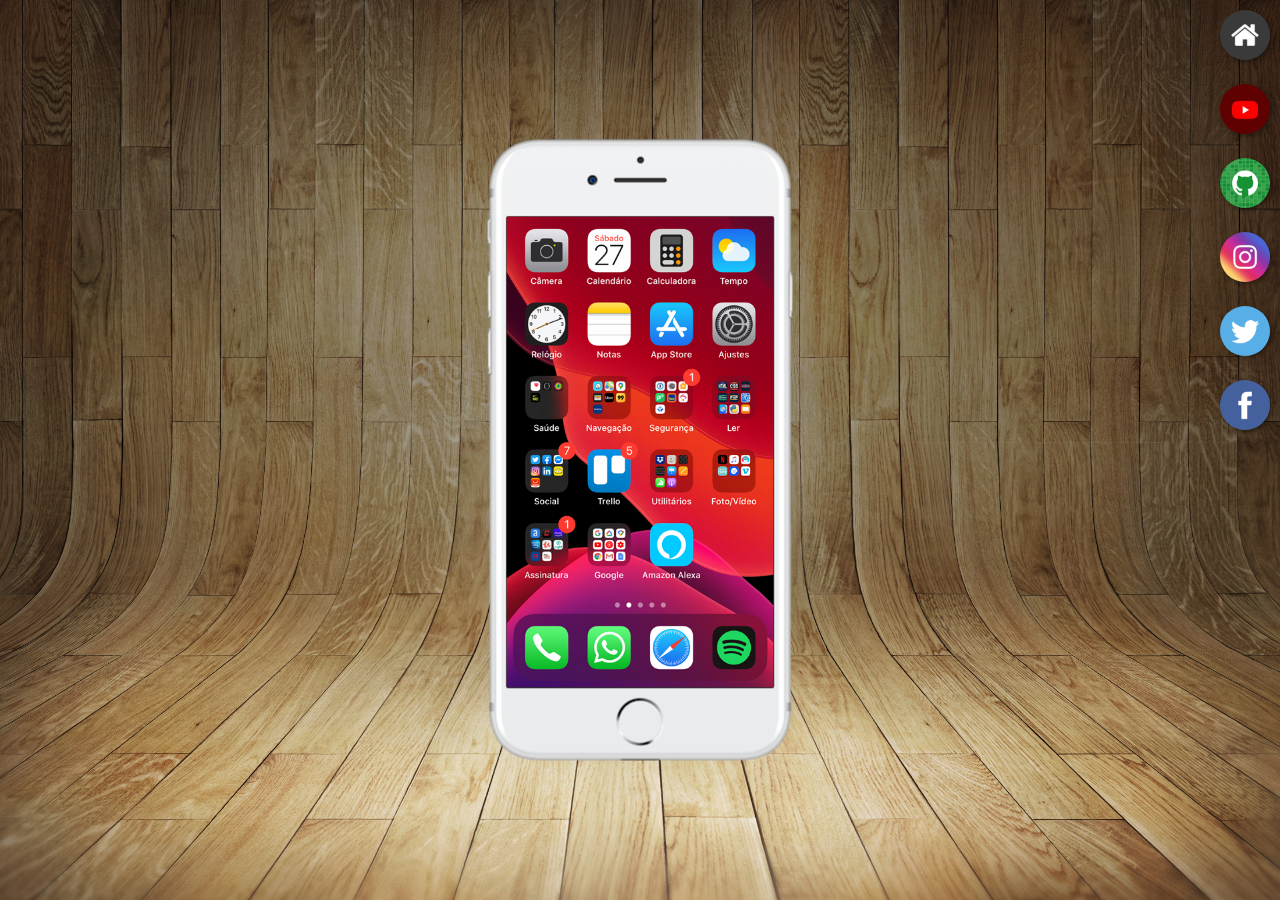
<file: index.html>
<!DOCTYPE html>
<html lang="pt-br">
<head>
    <meta charset="UTF-8">
    <meta http-equiv="X-UA-Compatible" content="IE=edge">
    <meta name="viewport" content="width=device-width, initial-scale=1.0">
        <link rel="shortcut icon" href="favicon.ico" type="image/x-icon">
        <link rel="stylesheet" href="estilos/style.css">

    <title>Projeto Redes Sociais</title>

</head>
<body>
    <main>
     <section id="telefone">
     <iframe src="home.html" name="tela" id="tela" frameborder="0">
    Seu navegador não e compativel com isso.
    </iframe>
    </section>

        <section id="redes-sociais">
        <a href="home.html"target="tela"><img src="imagens/logo-home.jpg" 
            alt="Home"></a><br>
        <a href="youtube.html"target="tela"><img src="imagens/logo-youtube.jpg"
             alt="Youtube"></a><br>
        <a href="github.html"target="tela"><img src="imagens/logo-github.jpg"
             alt="Github"></a><br>
        <a href="instagram.html"target="tela"><img src="imagens/logo-instagram.jpg"
             alt="Instagram"></a><br>
             <a href="twitter.html"target="tela"><img src="imagens/logo-twitter.jpg"
                alt="Twitter"></a><br>
        <a href="facebook.html"target="tela"><img src="imagens/logo-facebook.jpg"
             alt="Facebook"></a>
      
        </section>
    </main>
</body>
</html>
</file>
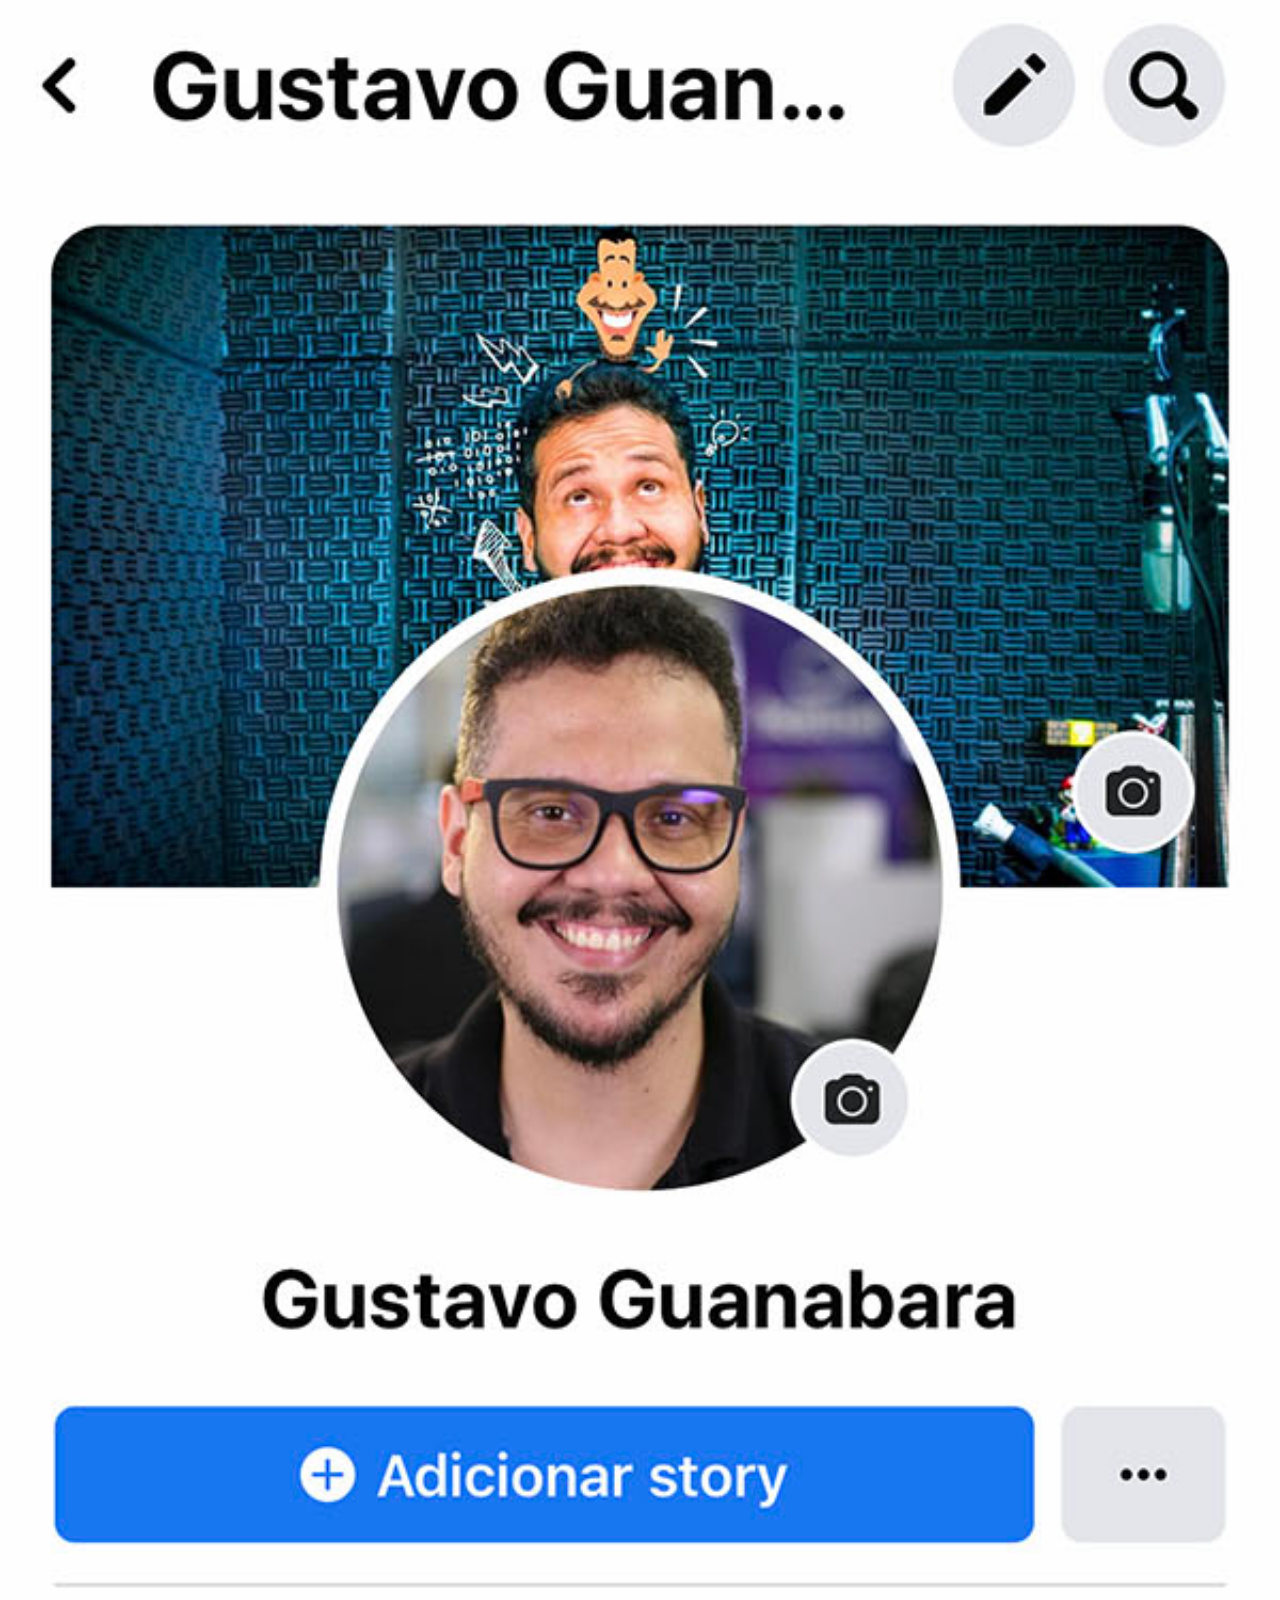
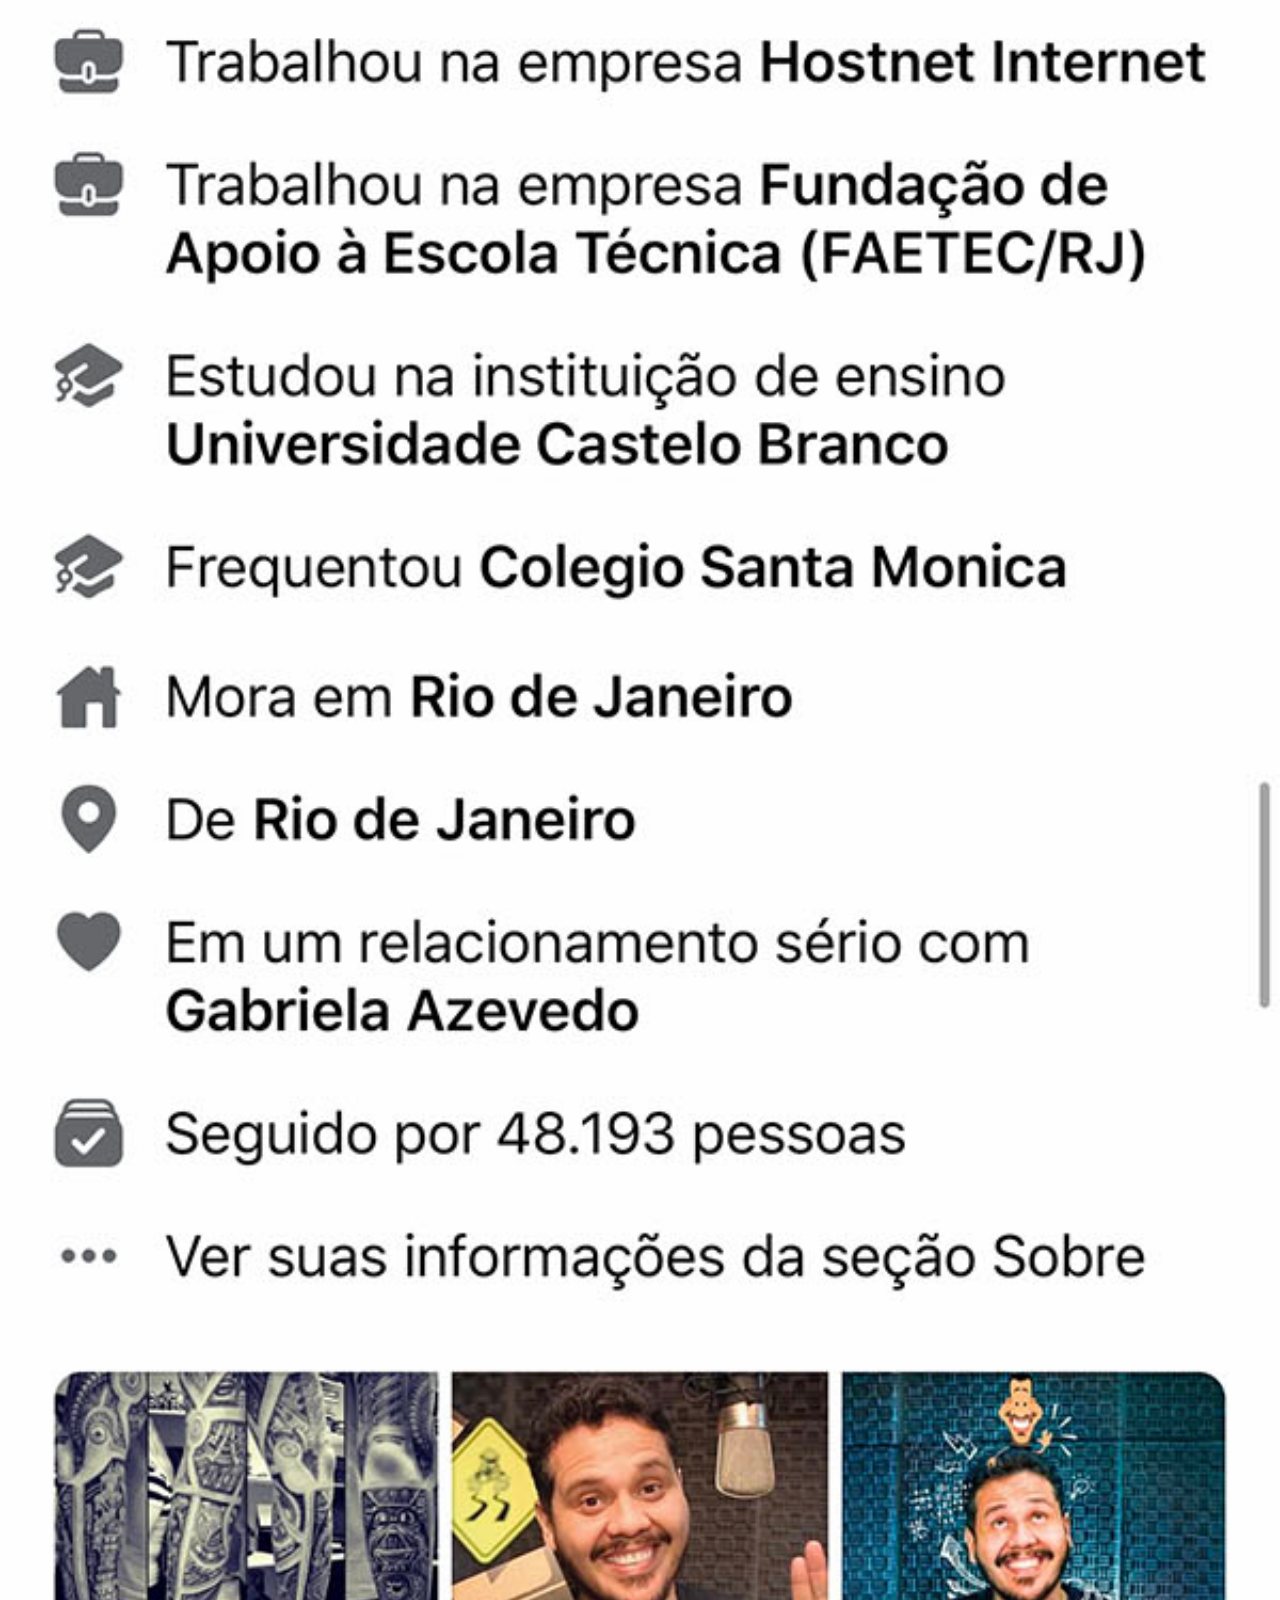
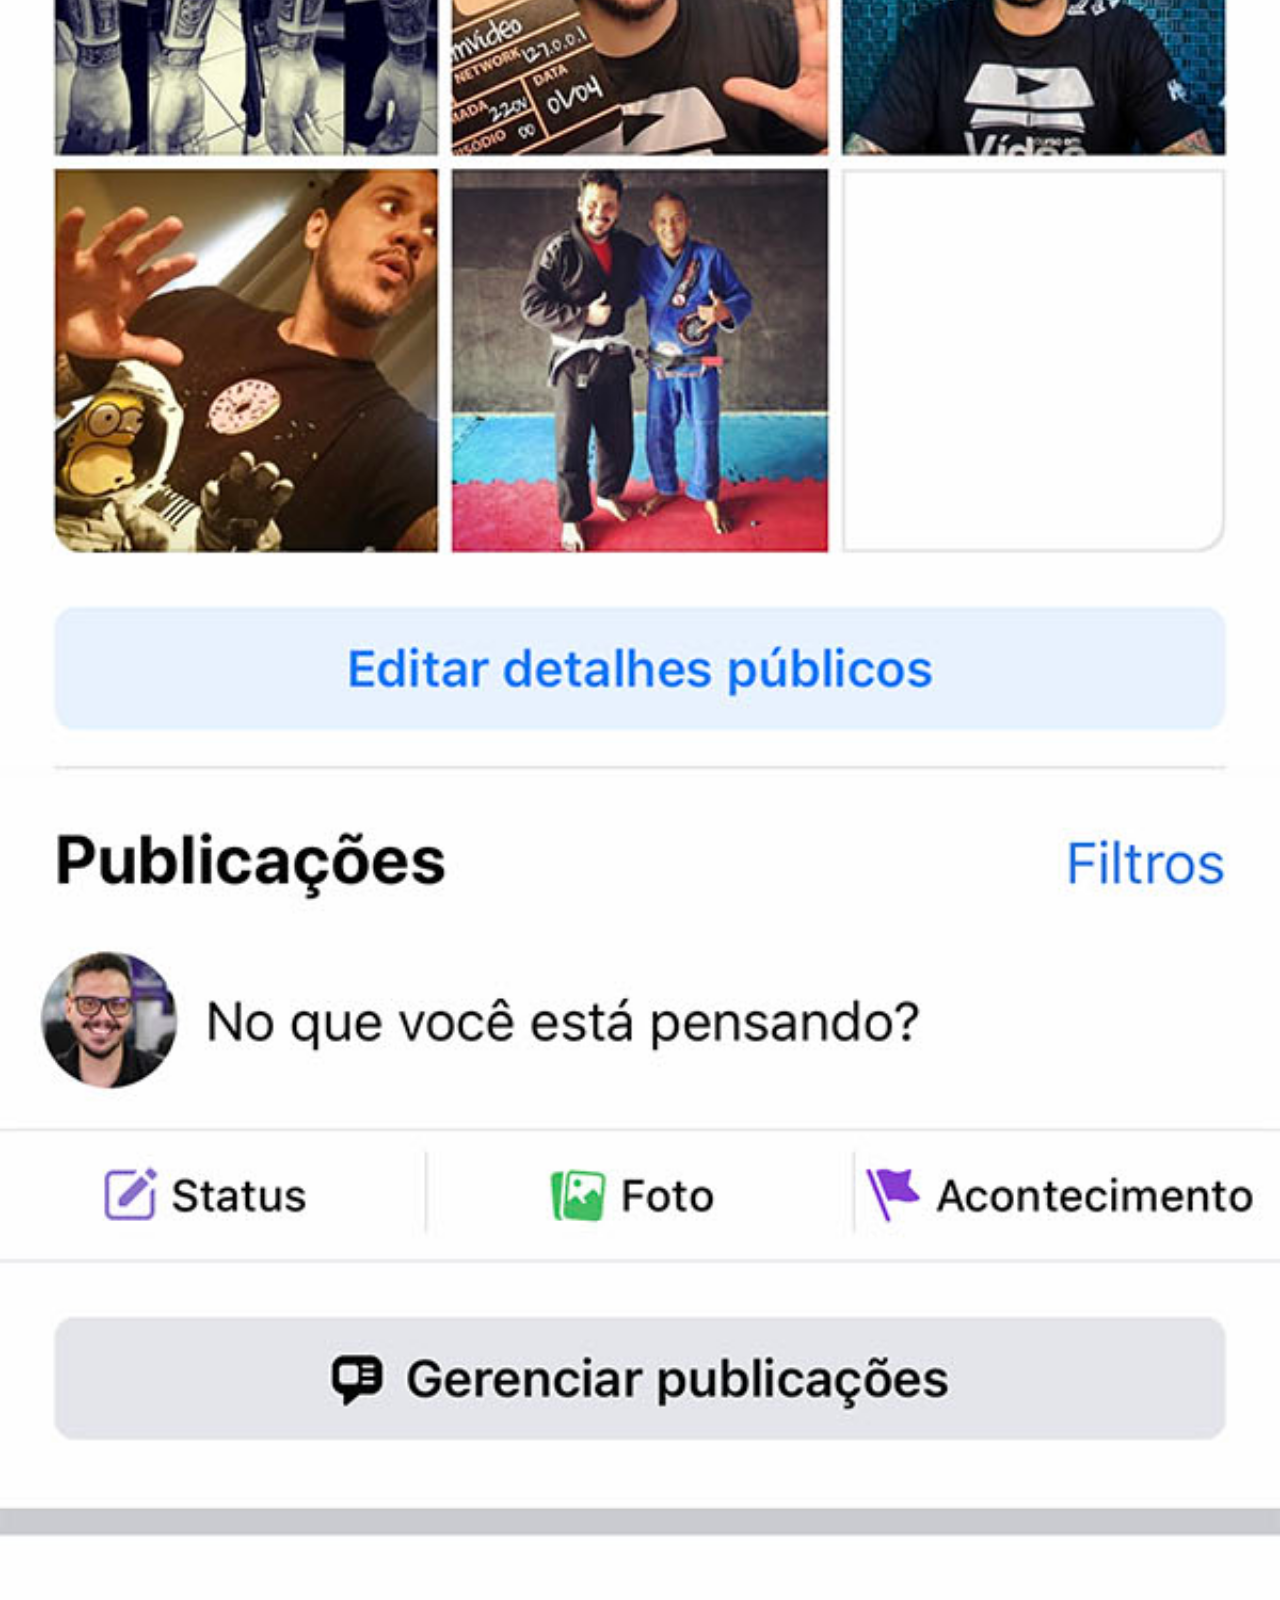
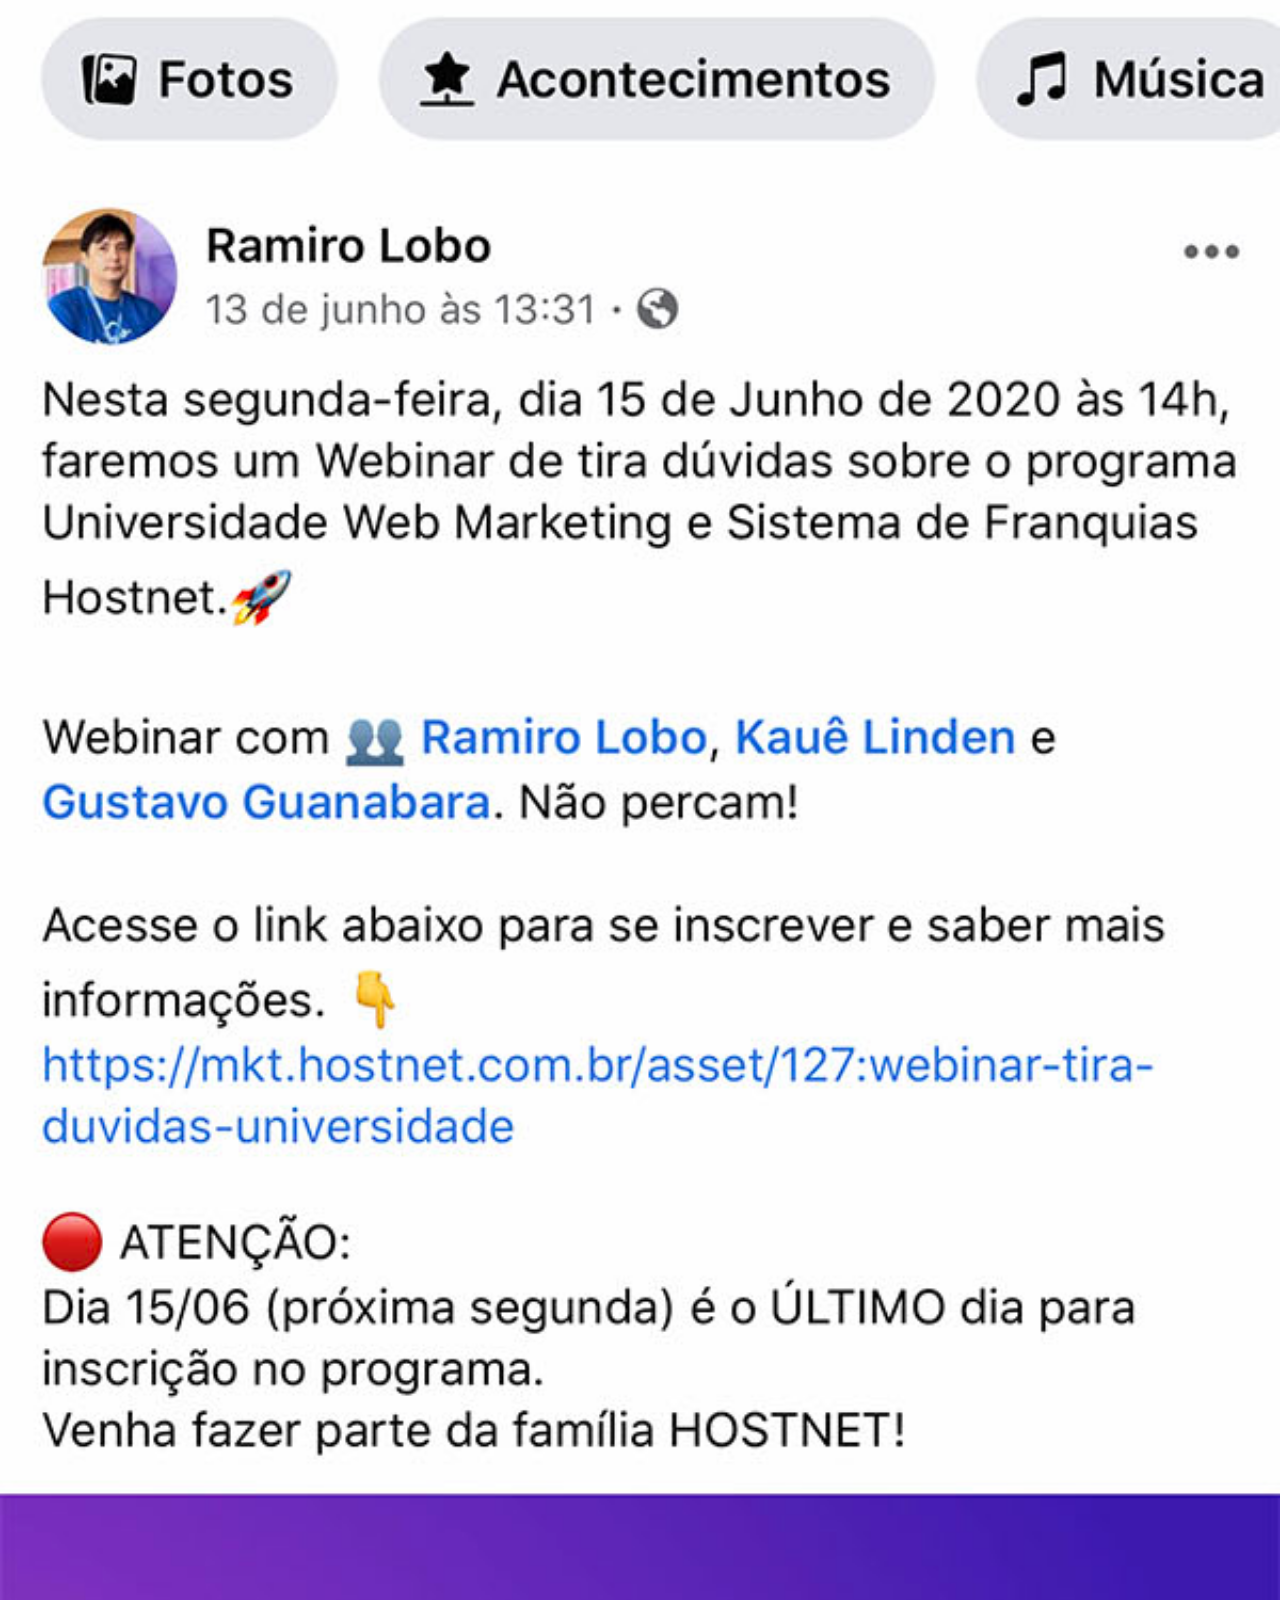
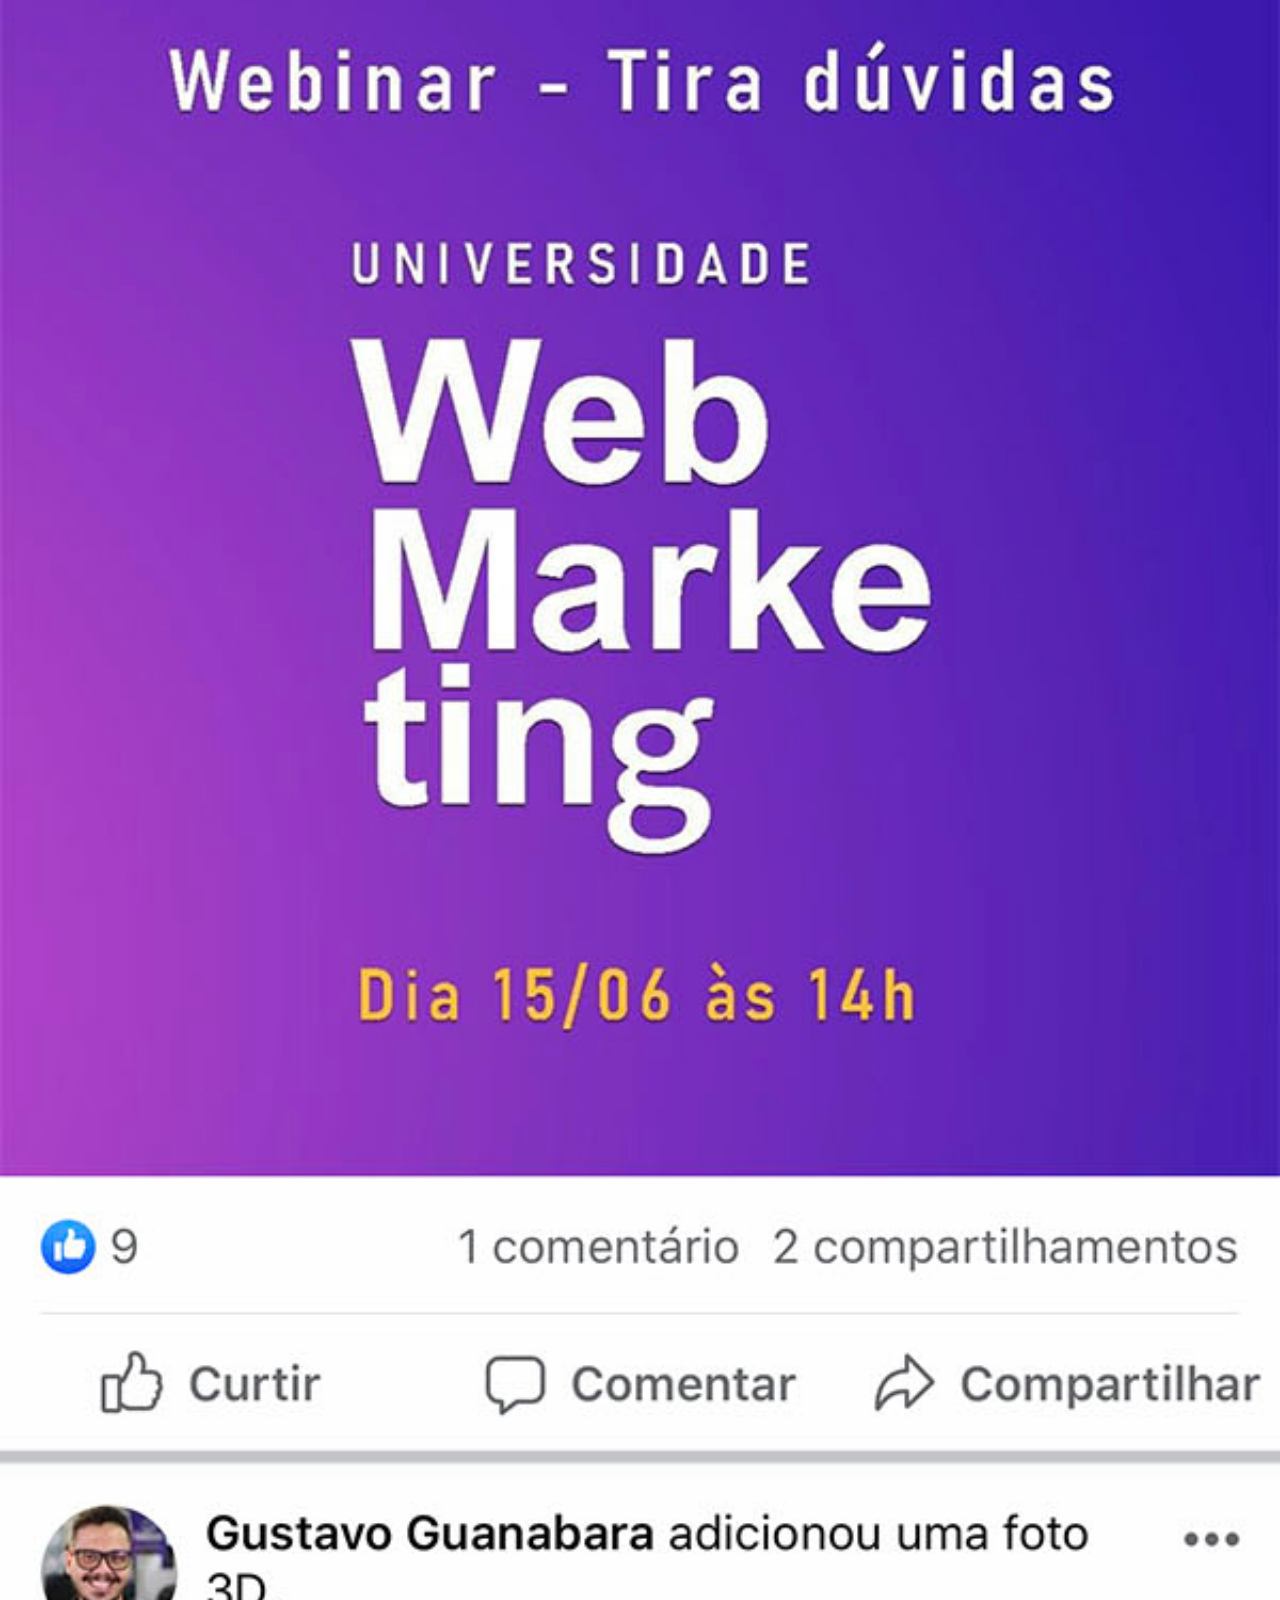
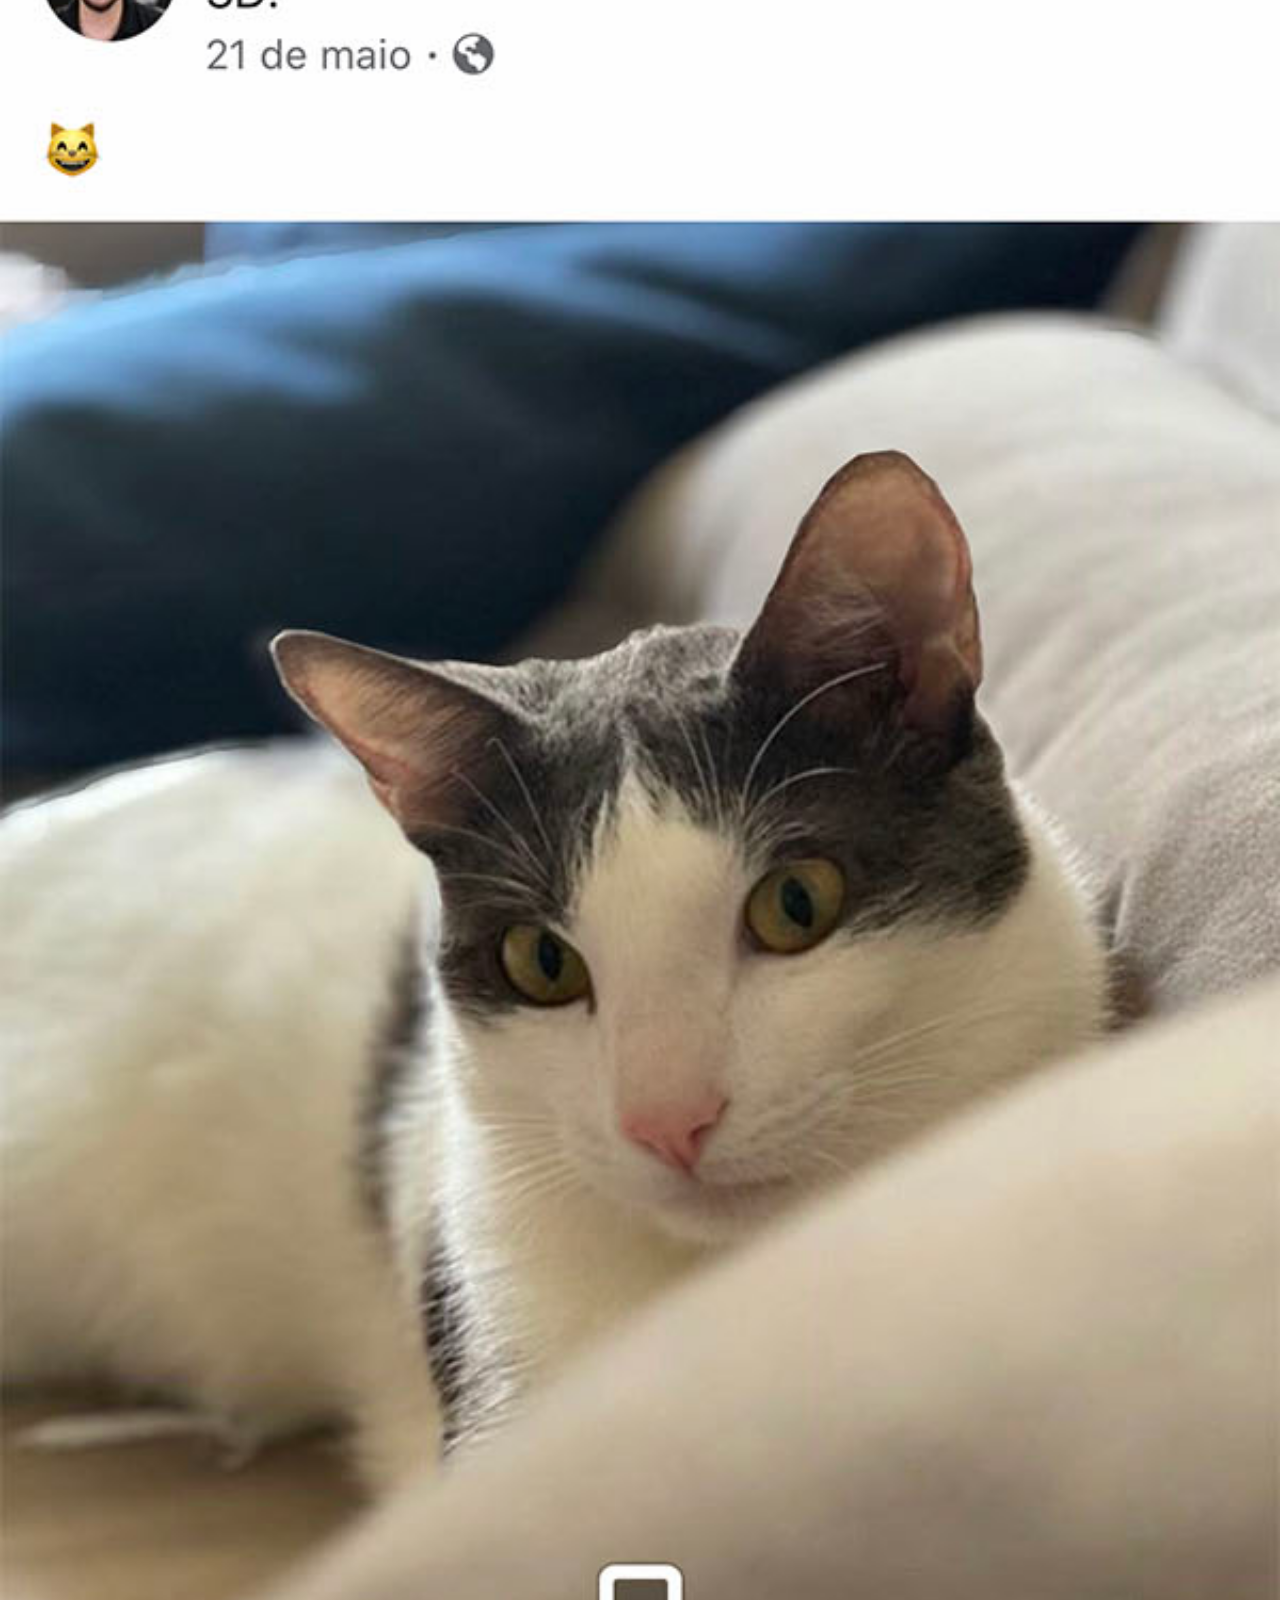
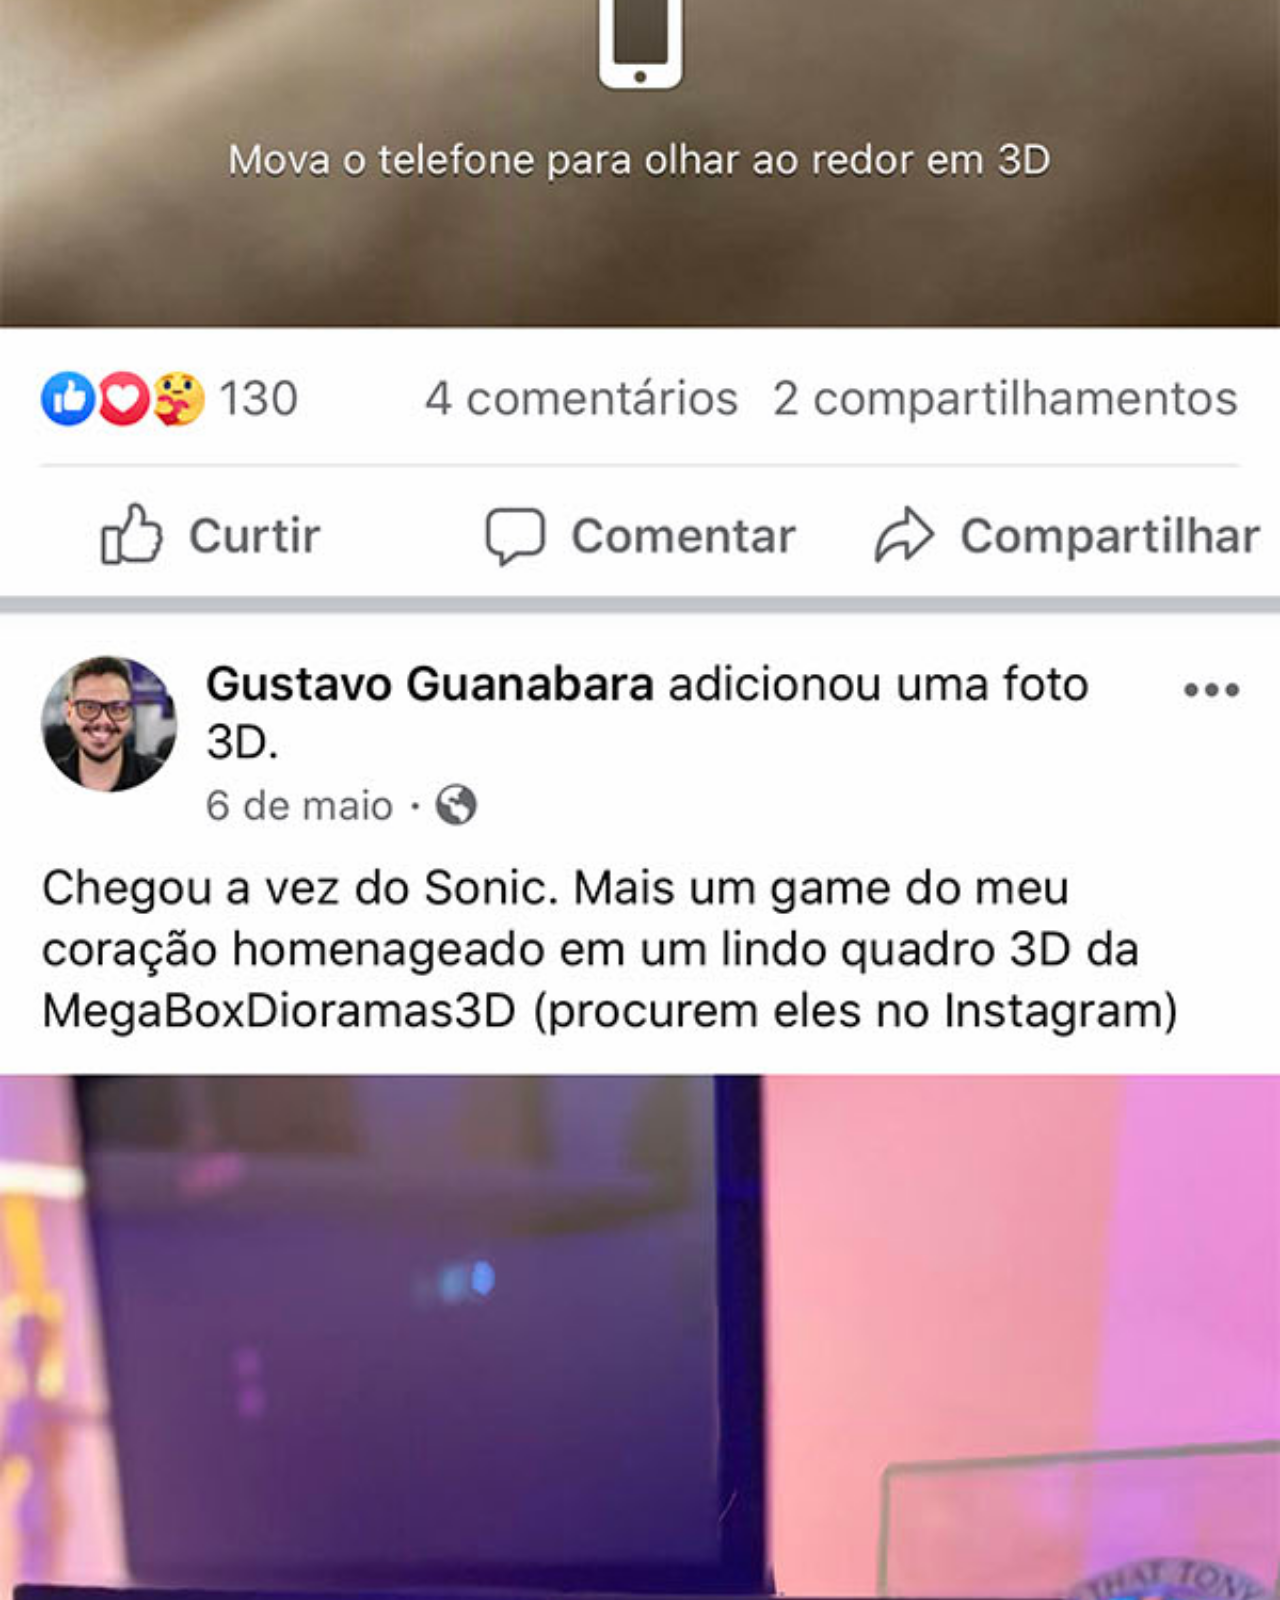
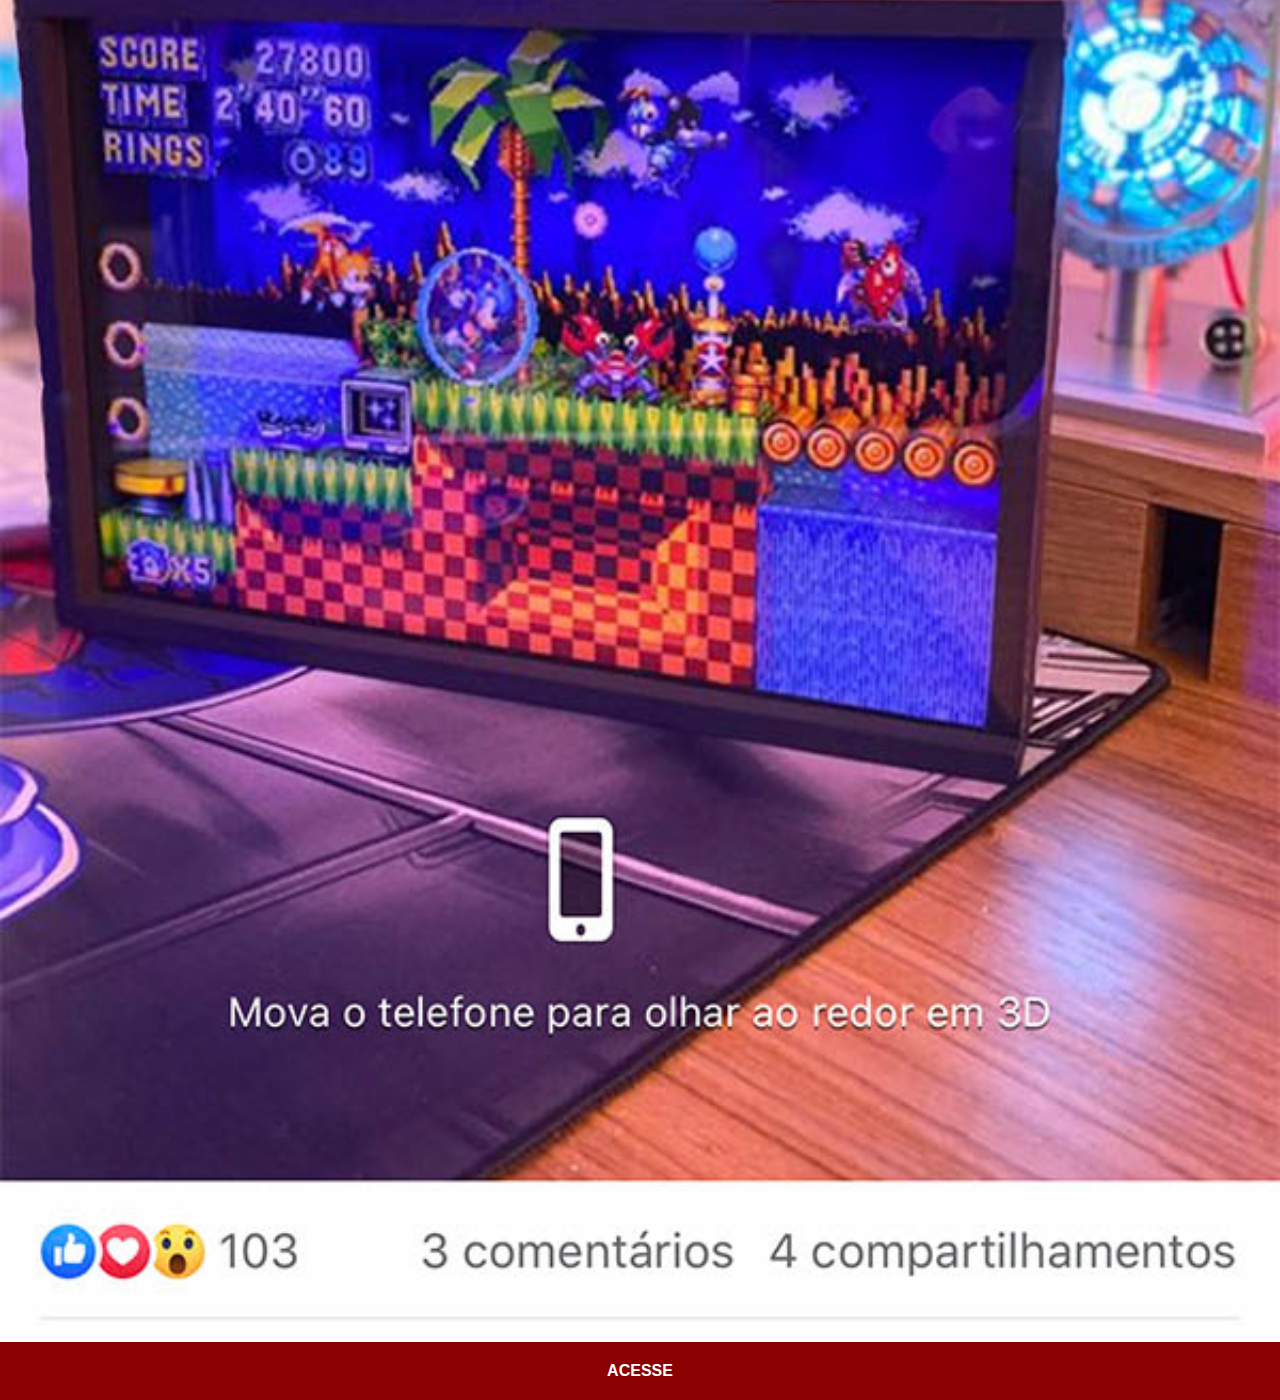
<file: facebook.html>
<!DOCTYPE html>
<html lang="pt-br">
<head>
    <meta charset="UTF-8">
    <meta http-equiv="X-UA-Compatible" content="IE=edge">
    <meta name="viewport" content="width=device-width, initial-scale=1.0">
    <link rel="stylesheet" href="estilos.css/social.css">
    <title>Facebook</title>
</head>
<body>
    <img src="imagens/tela-facebook.jpg" alt="Facebook">
    <a href="https://www.facebook.com/CursosEmVideo"target="_blank">ACESSE</a>
</body>
</html>
</file>
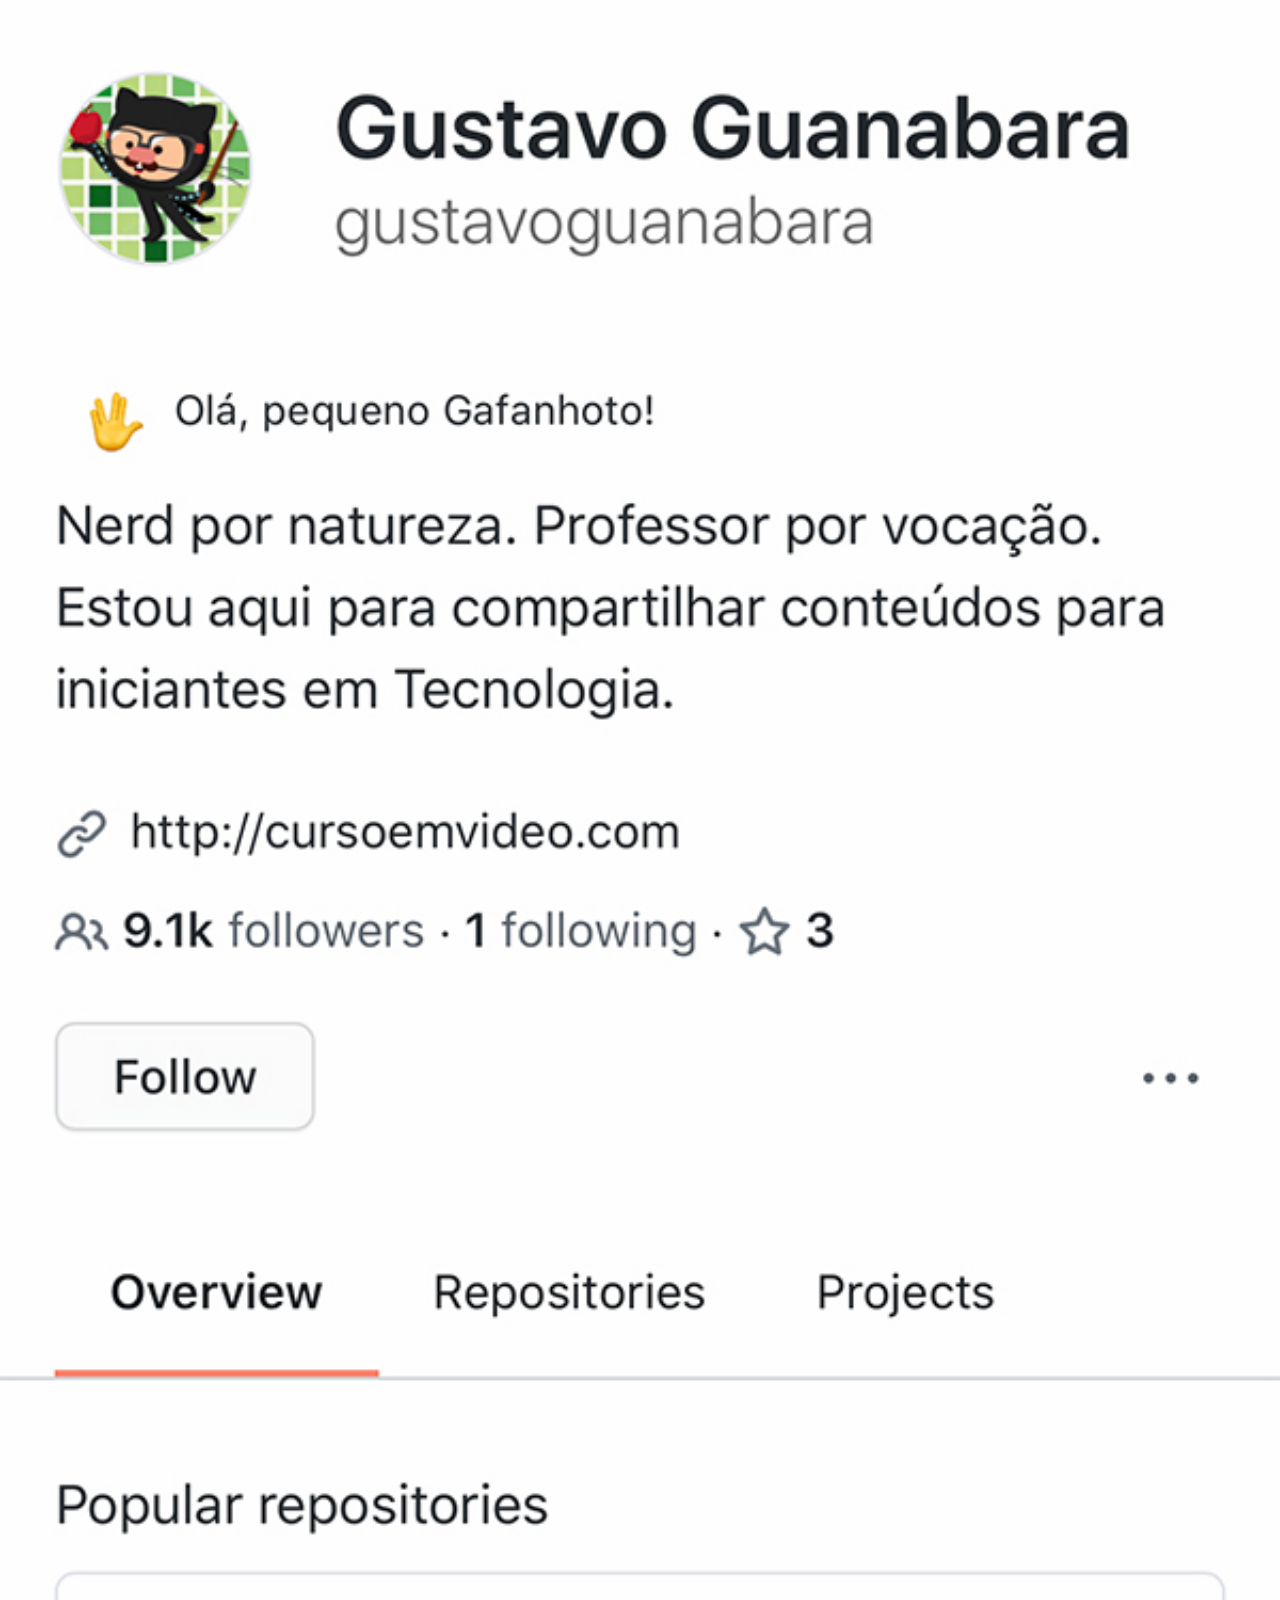
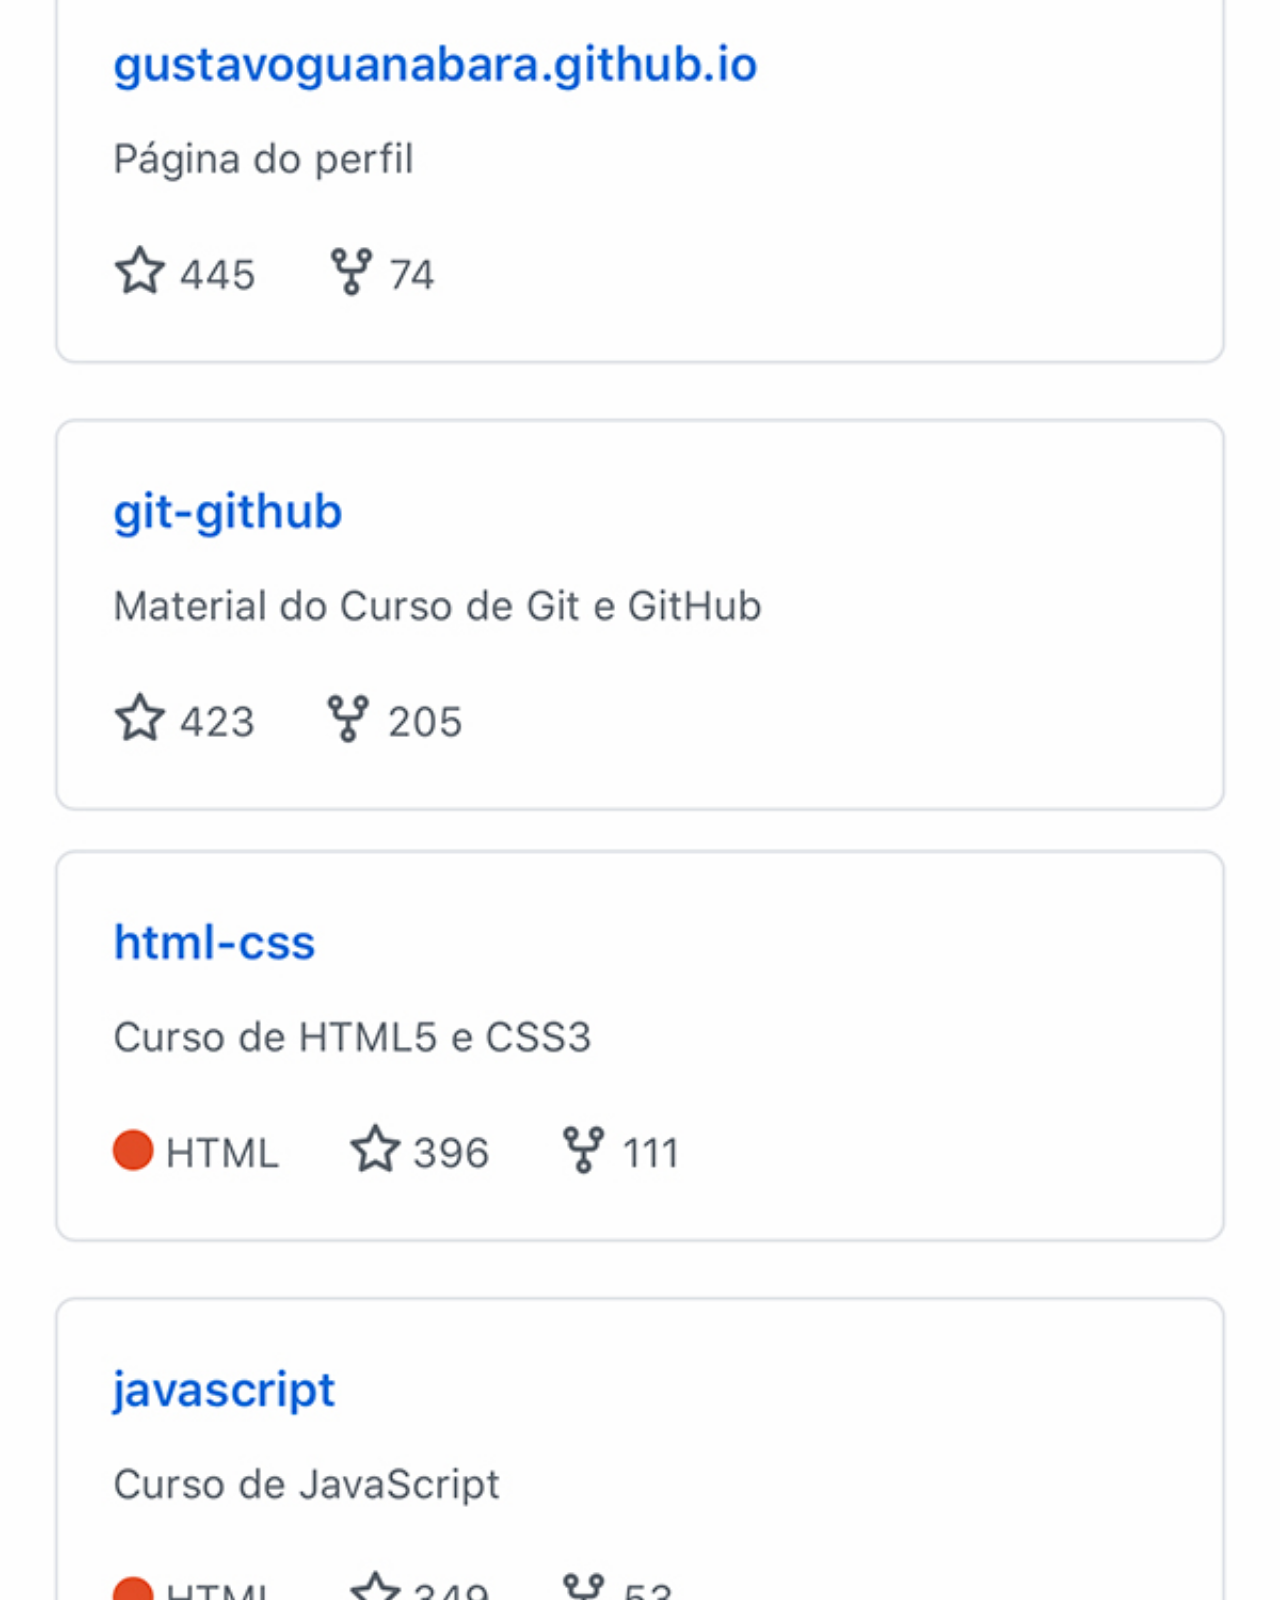
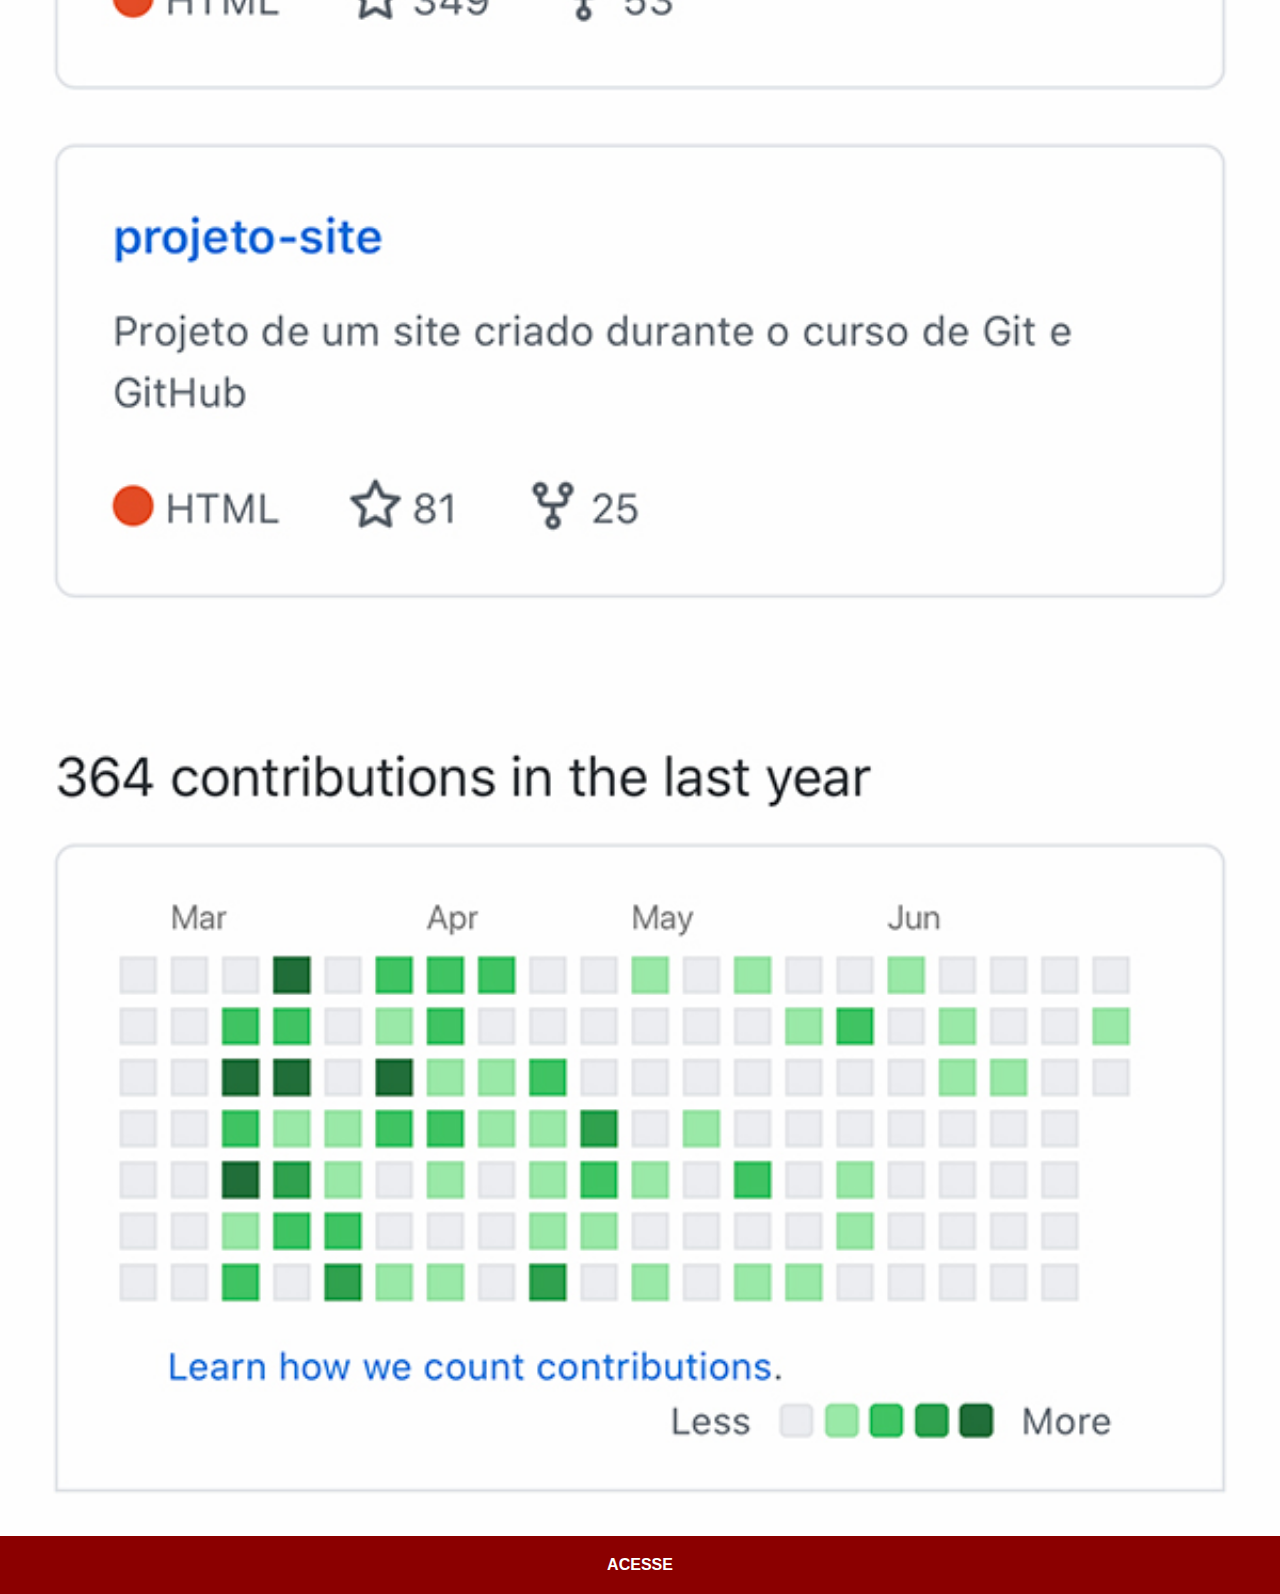
<file: github.html>
<!DOCTYPE html>
<html lang="pt-br">
<head>
    <meta charset="UTF-8">
    <meta http-equiv="X-UA-Compatible" content="IE=edge">
    <meta name="viewport" content="width=device-width, initial-scale=1.0">
    <link rel="stylesheet" href="estilos.css/social.css">
    <title>Github</title>

</head>
<body>
    <img src="imagens/tela-github.jpg" alt="Github">
    <a href="https://github.com/gustavoguanabara"target="_black">ACESSE</a>
</body>
</html>
</file>
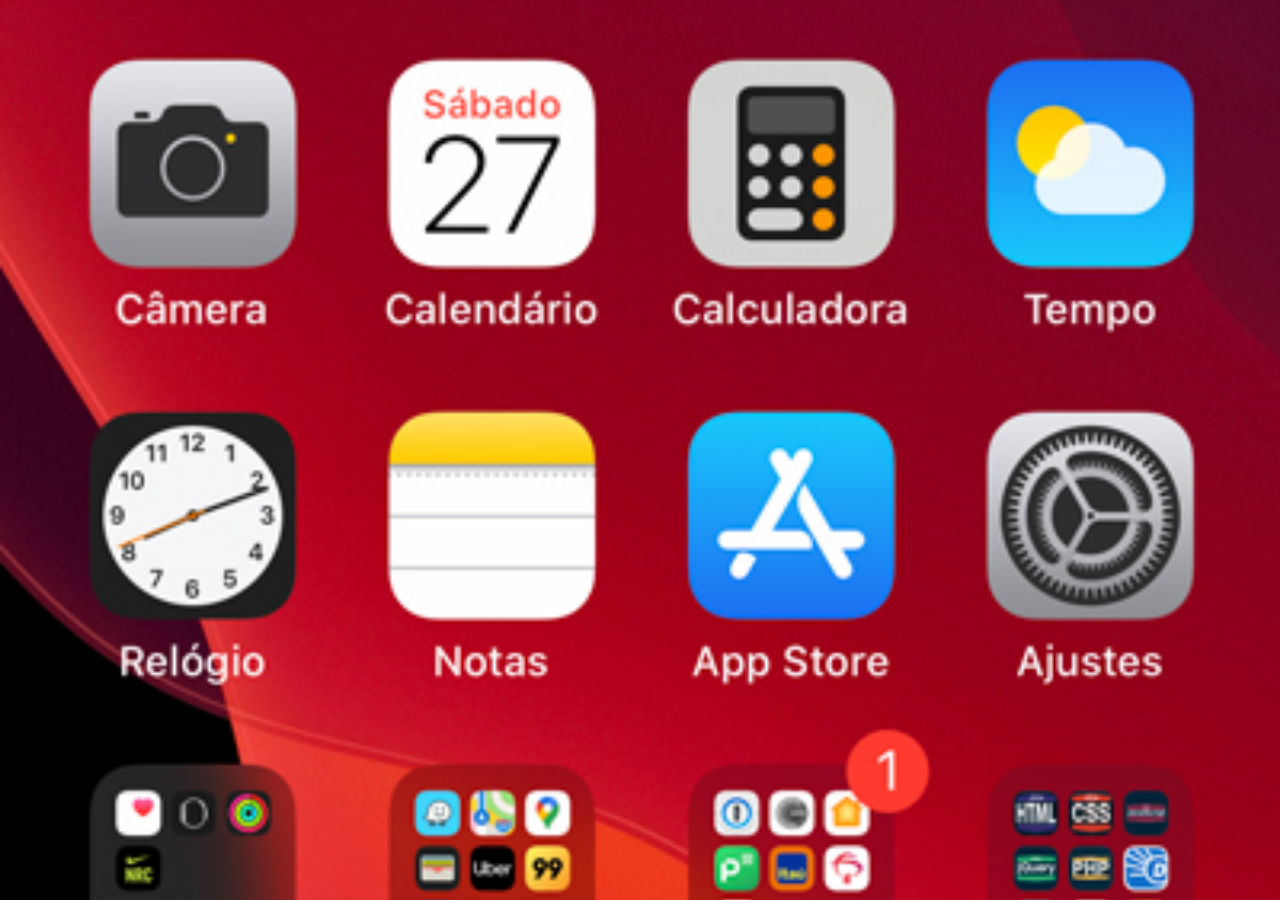
<file: home.html>
<!DOCTYPE html>
<html lang="pt-br">
<head>
    <meta charset="UTF-8">
    <meta http-equiv="X-UA-Compatible" content="IE=edge">
    <meta name="viewport" content="width=device-width, initial-scale=1.0">
    <title>Home</title>
</head>
<body>
    <style>
        *{
            margin: 0;
            padding: 0;
        }

        body {
            width: 100vw;
            height: 100wh;
            background: black url(imagens/tela-home.jpg)no-repeat top center;
            background-size: cover;
        }
    </style>
</body>
</html>
</file>
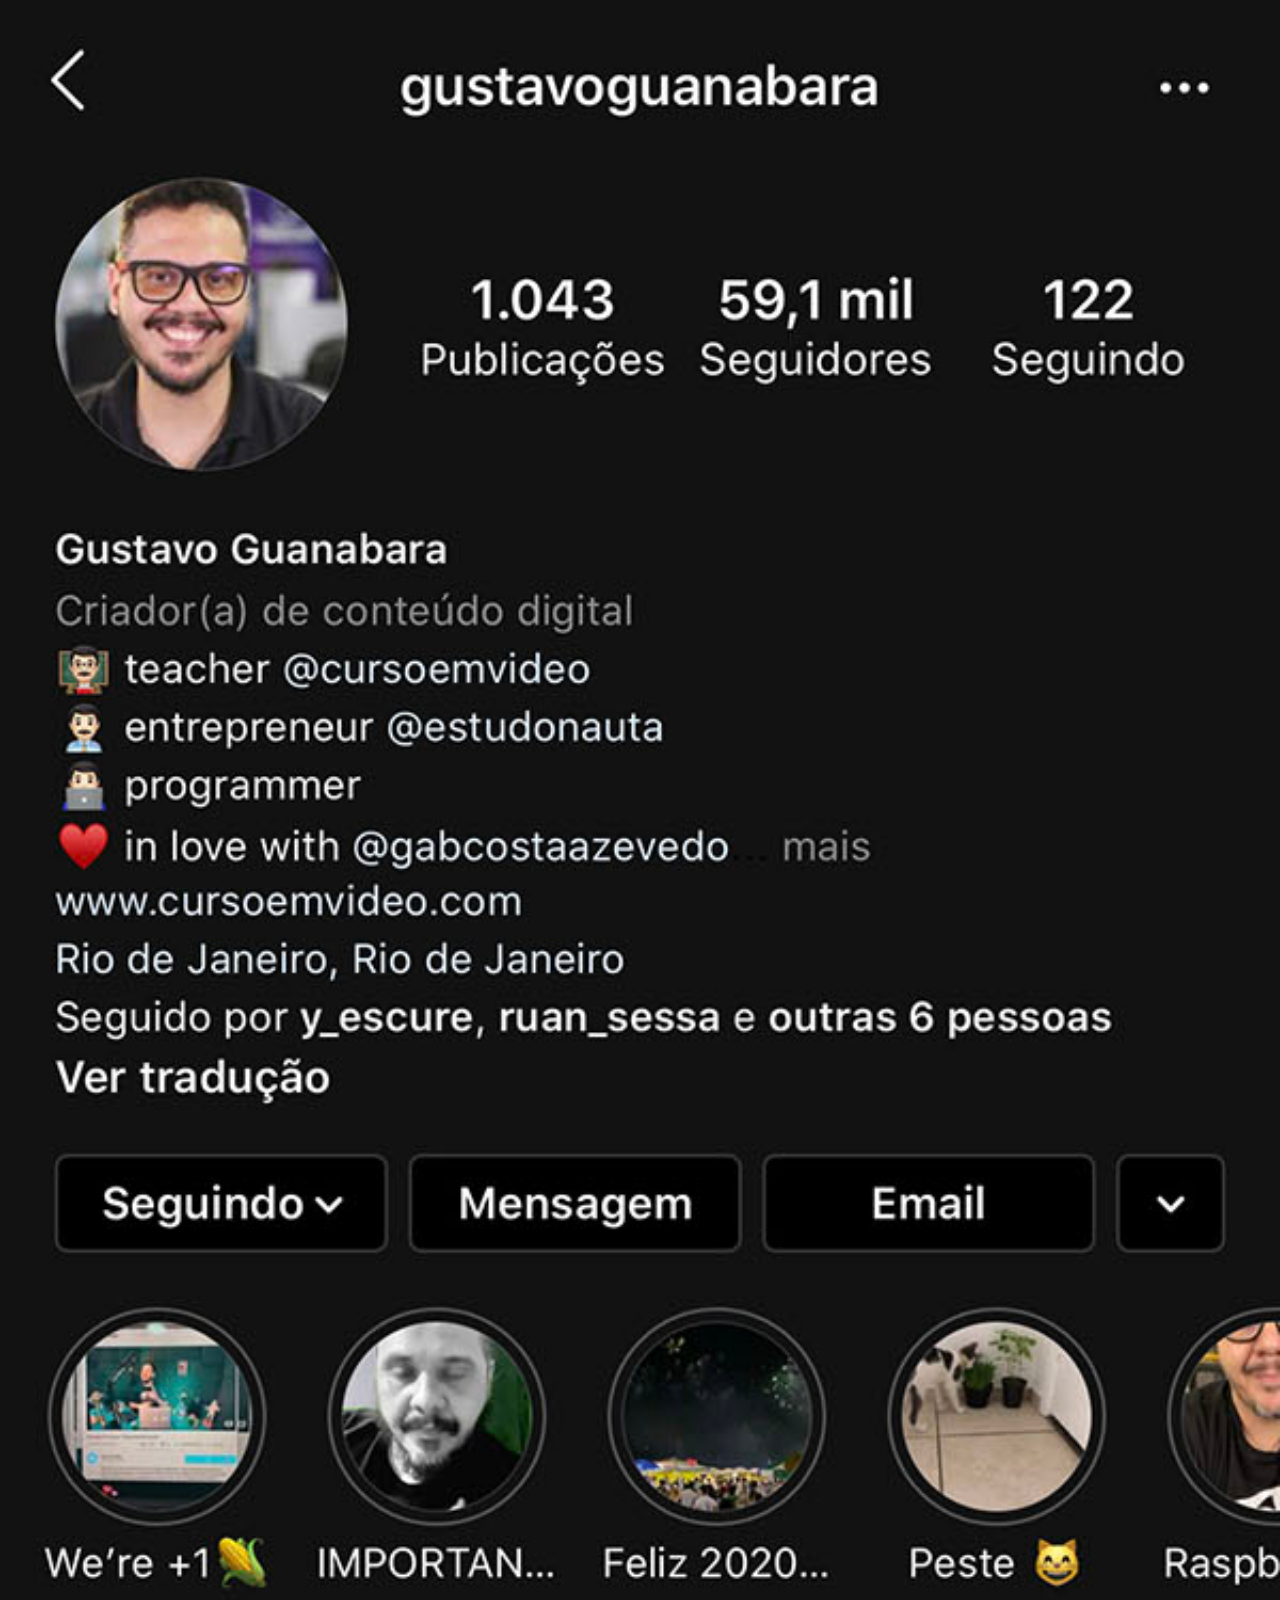
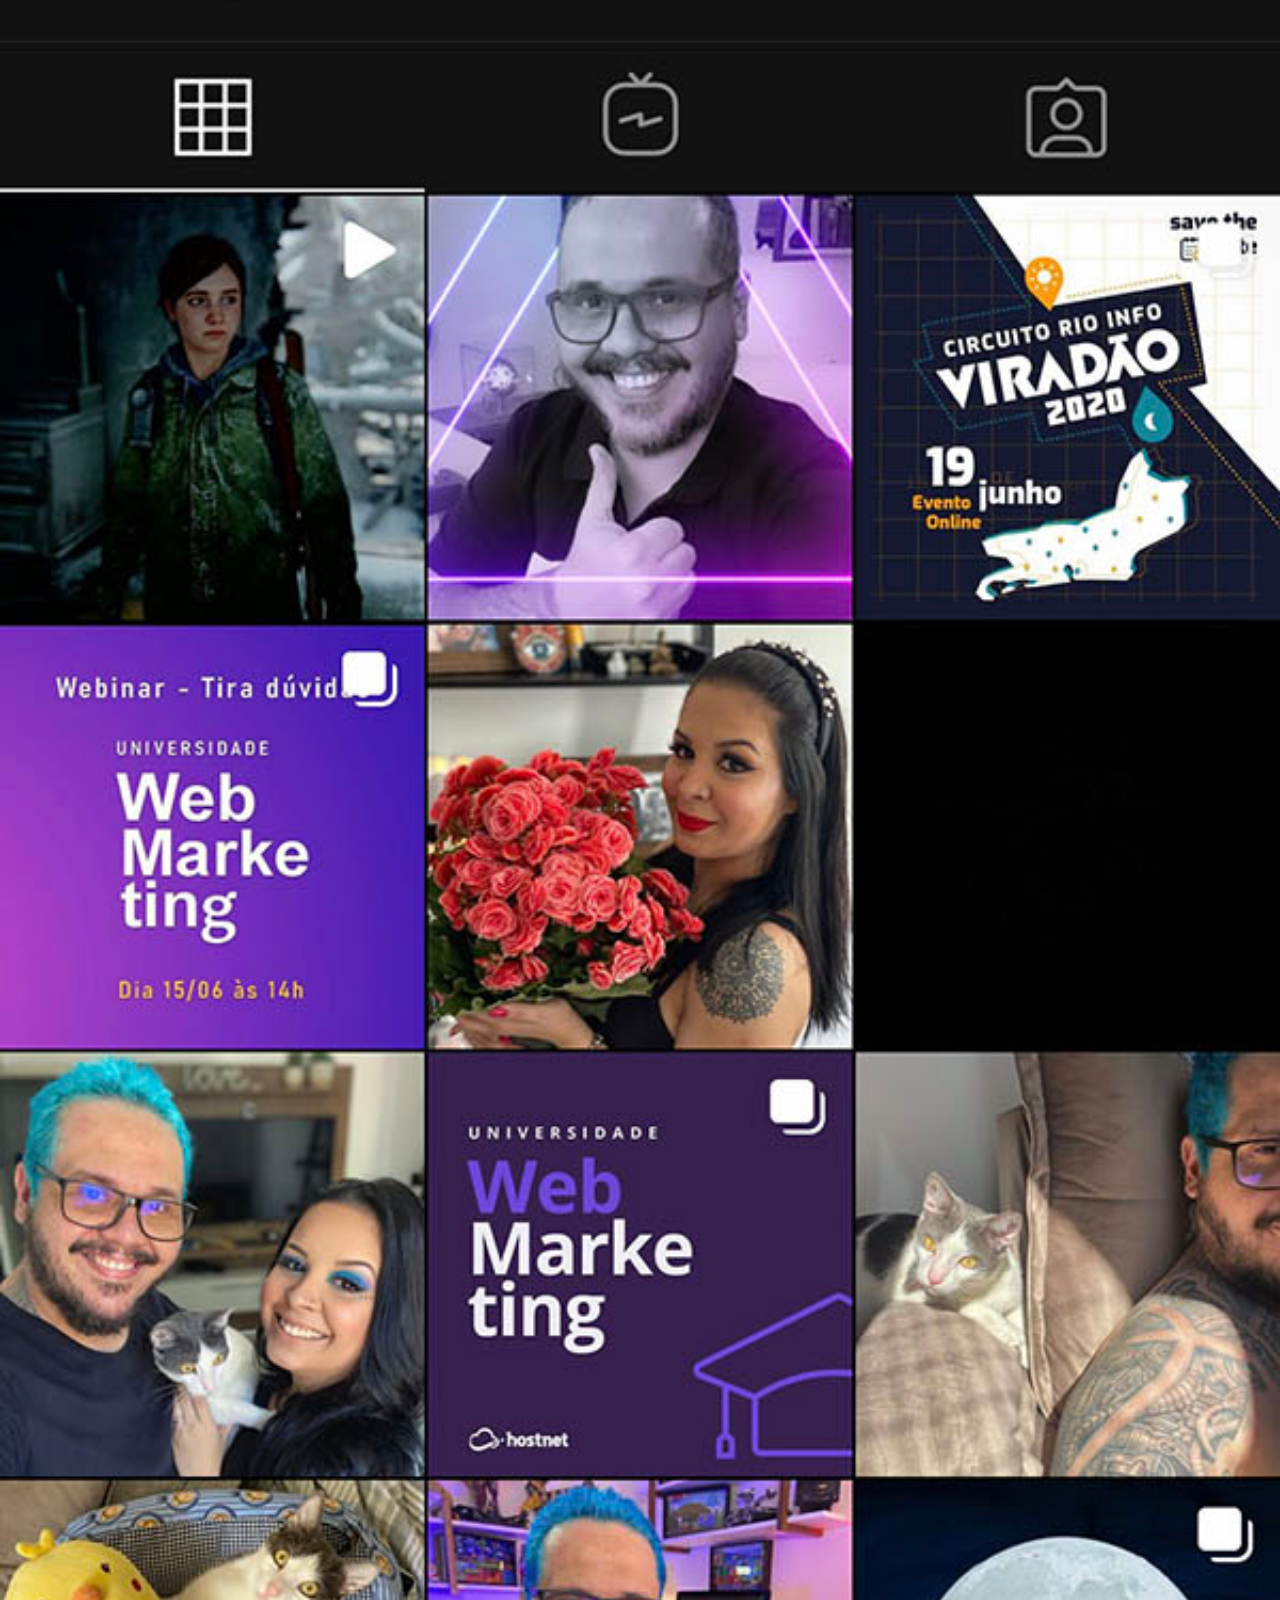
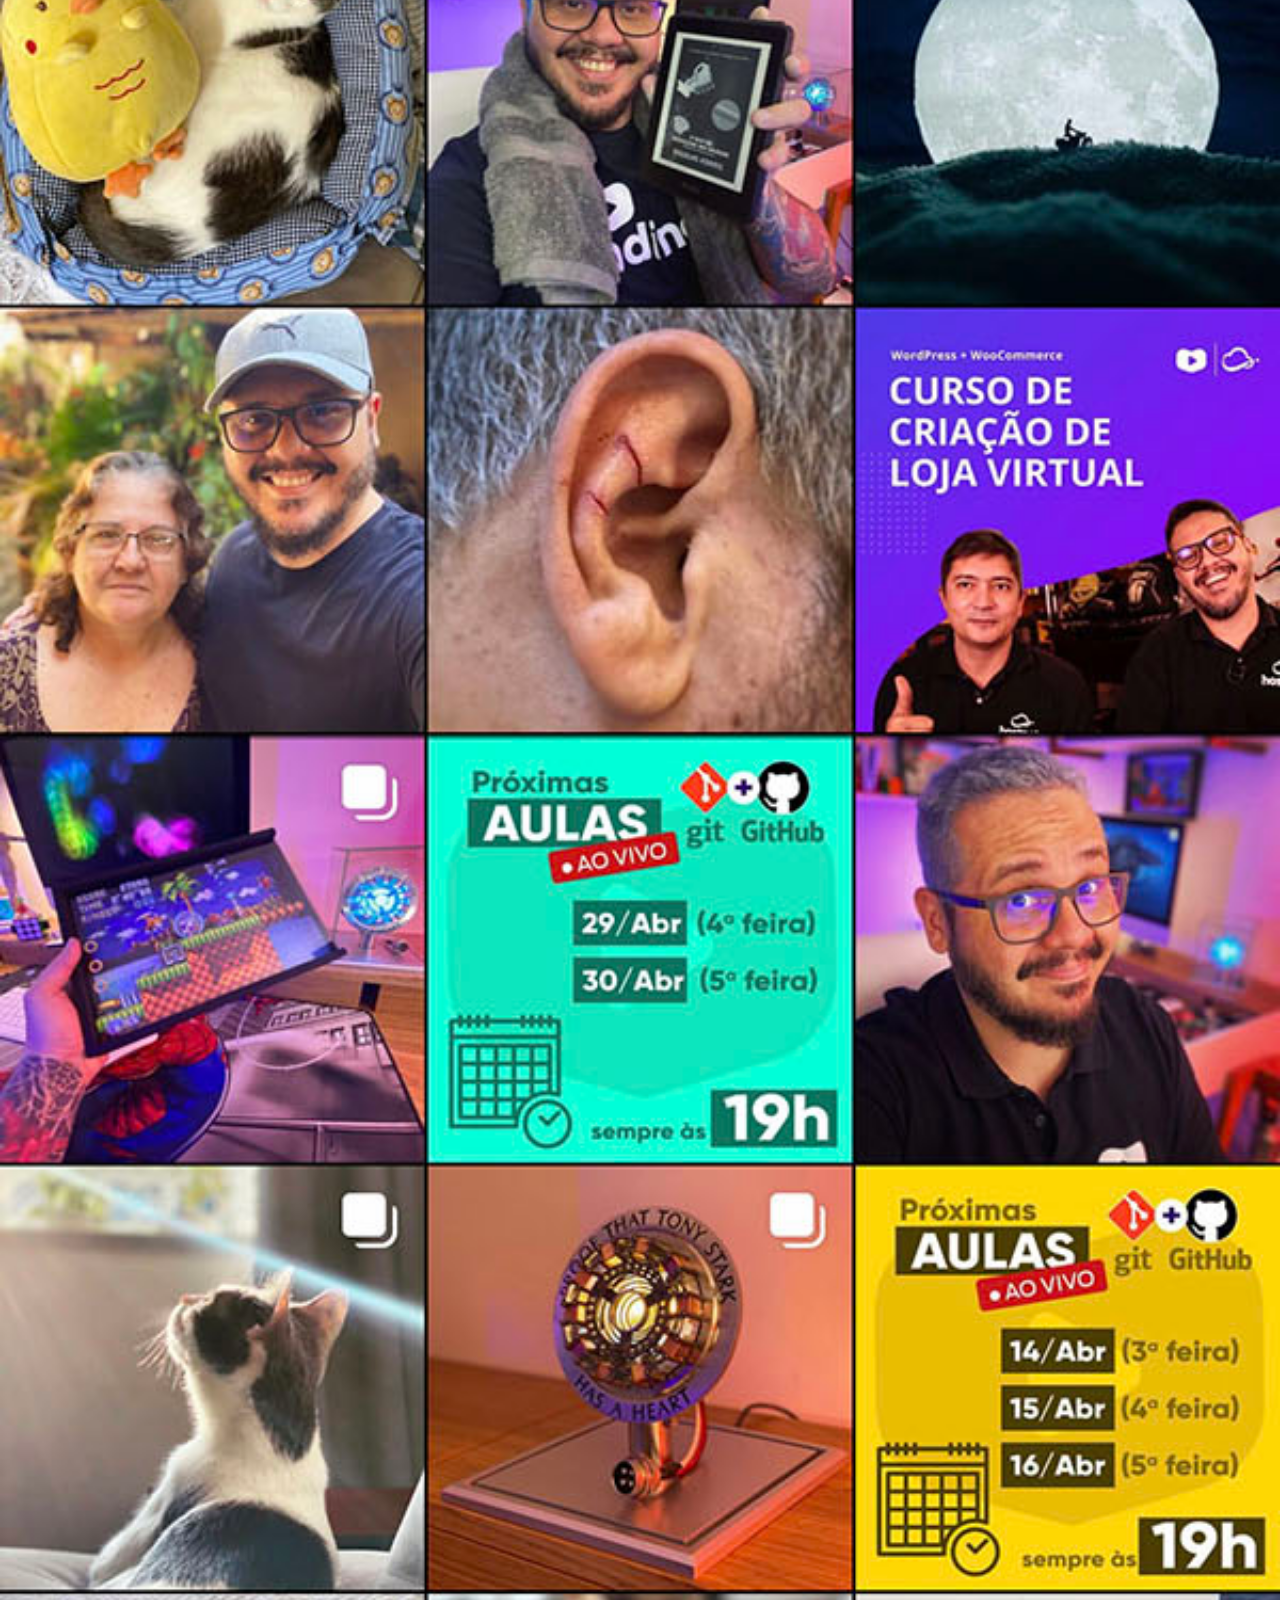
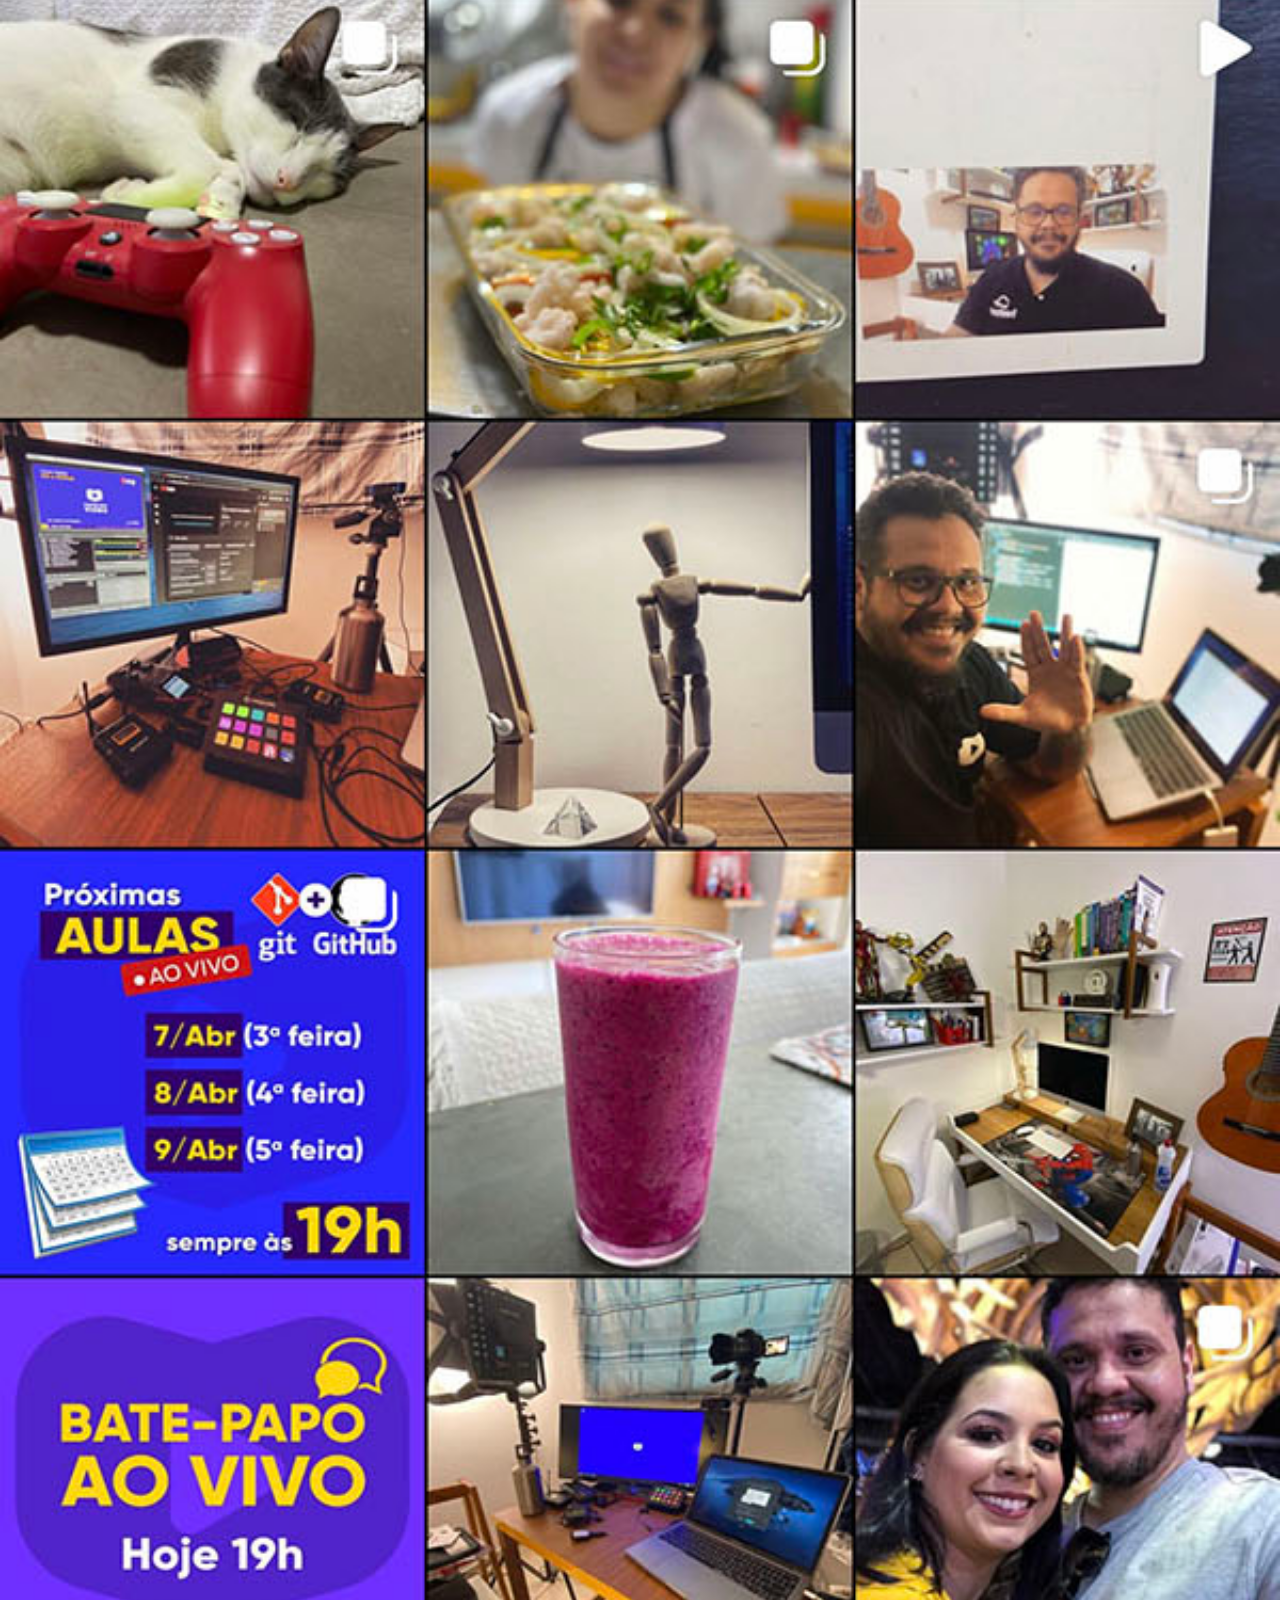
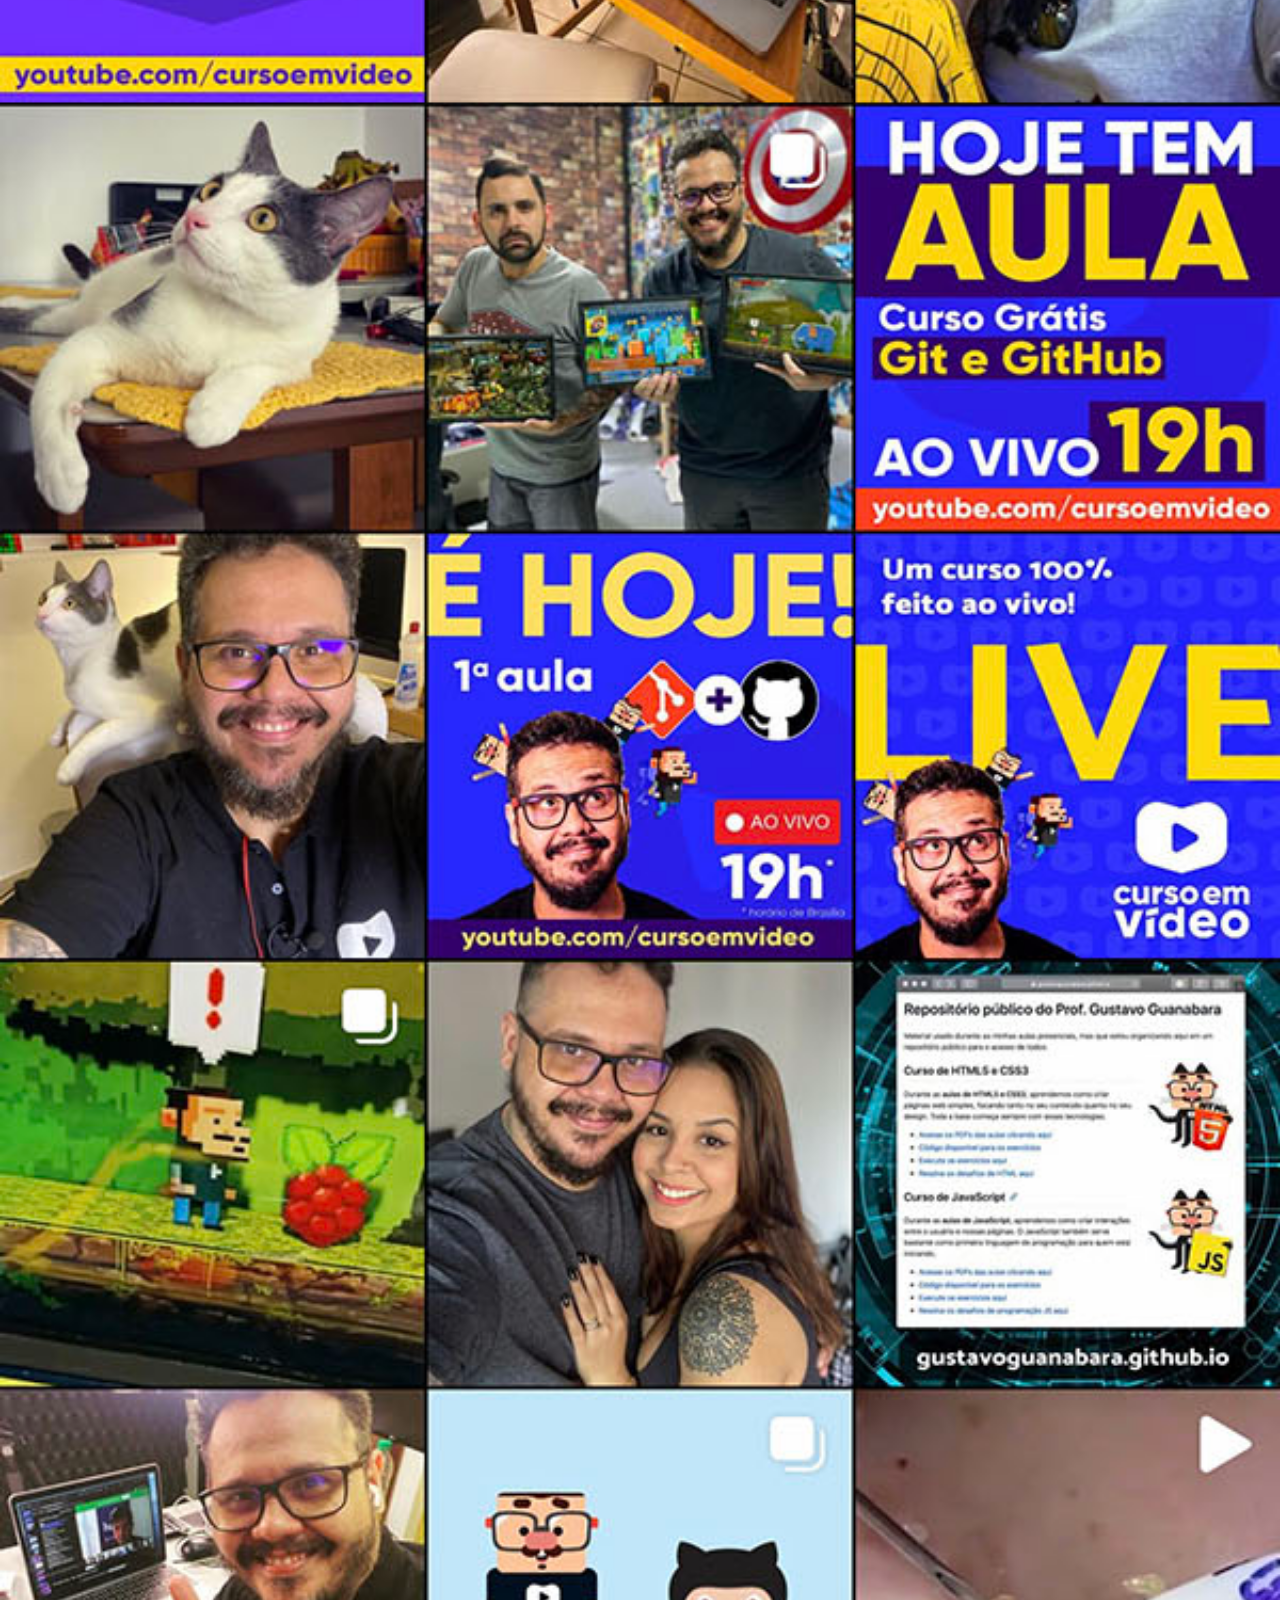
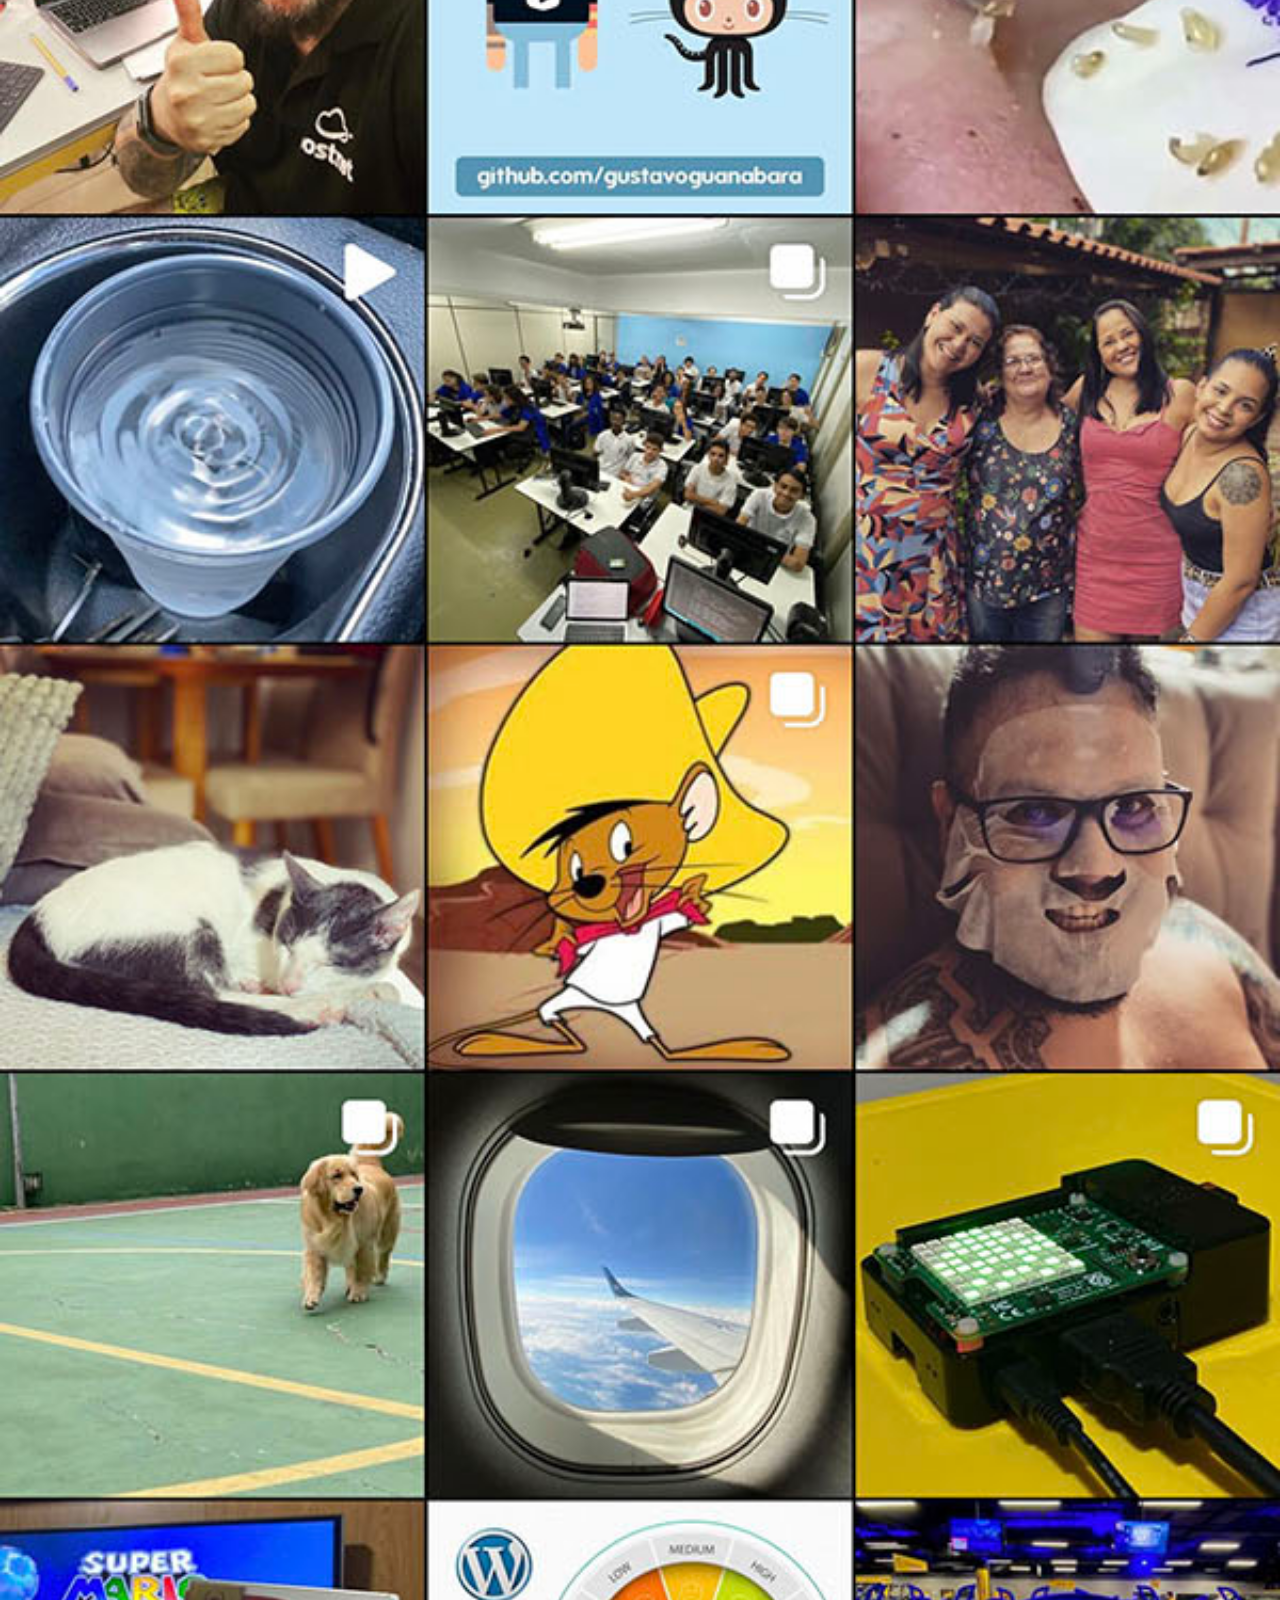
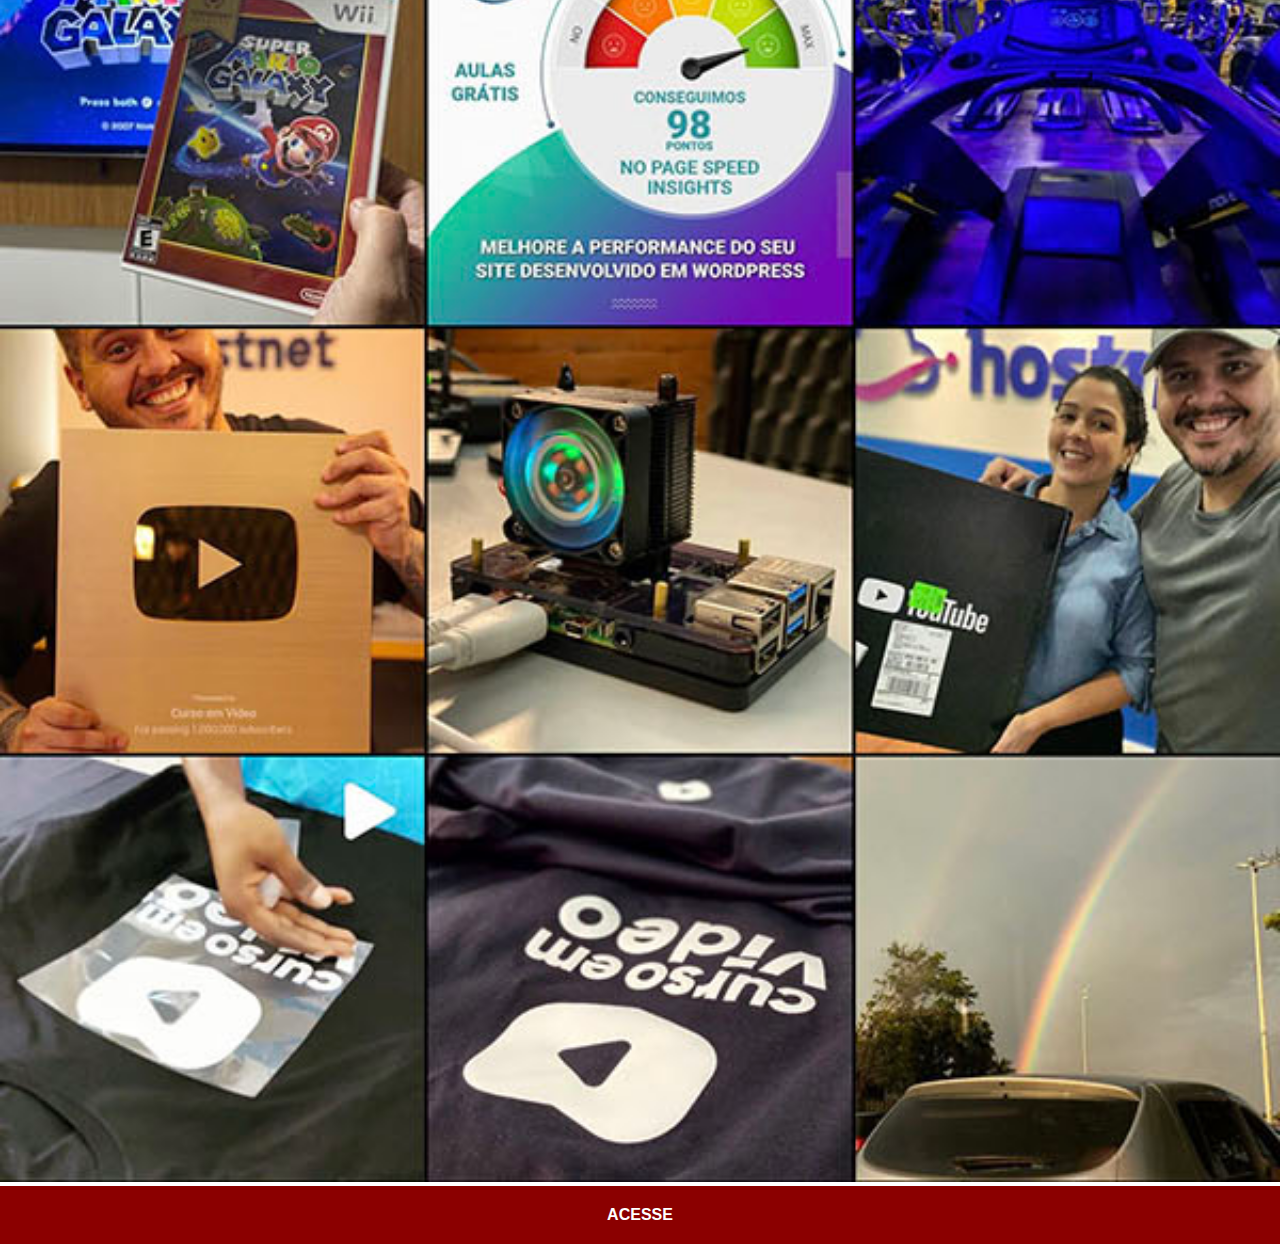
<file: instagram.html>
<!DOCTYPE html>
<html lang="pt-br">
<head>
    <meta charset="UTF-8">
    <meta http-equiv="X-UA-Compatible" content="IE=edge">
    <meta name="viewport" content="width=device-width, initial-scale=1.0">
    <link rel="stylesheet" href="estilos.css/social.css">
    <title>Instagram</title>
</head>
<body>
    <img src="imagens/tela-instagram.jpg" alt="Instagram">
    <a href="https://www.instagram.com/cursoemvideo/?hl=en"target="_black">ACESSE</a>
</body>
</html>
</file>
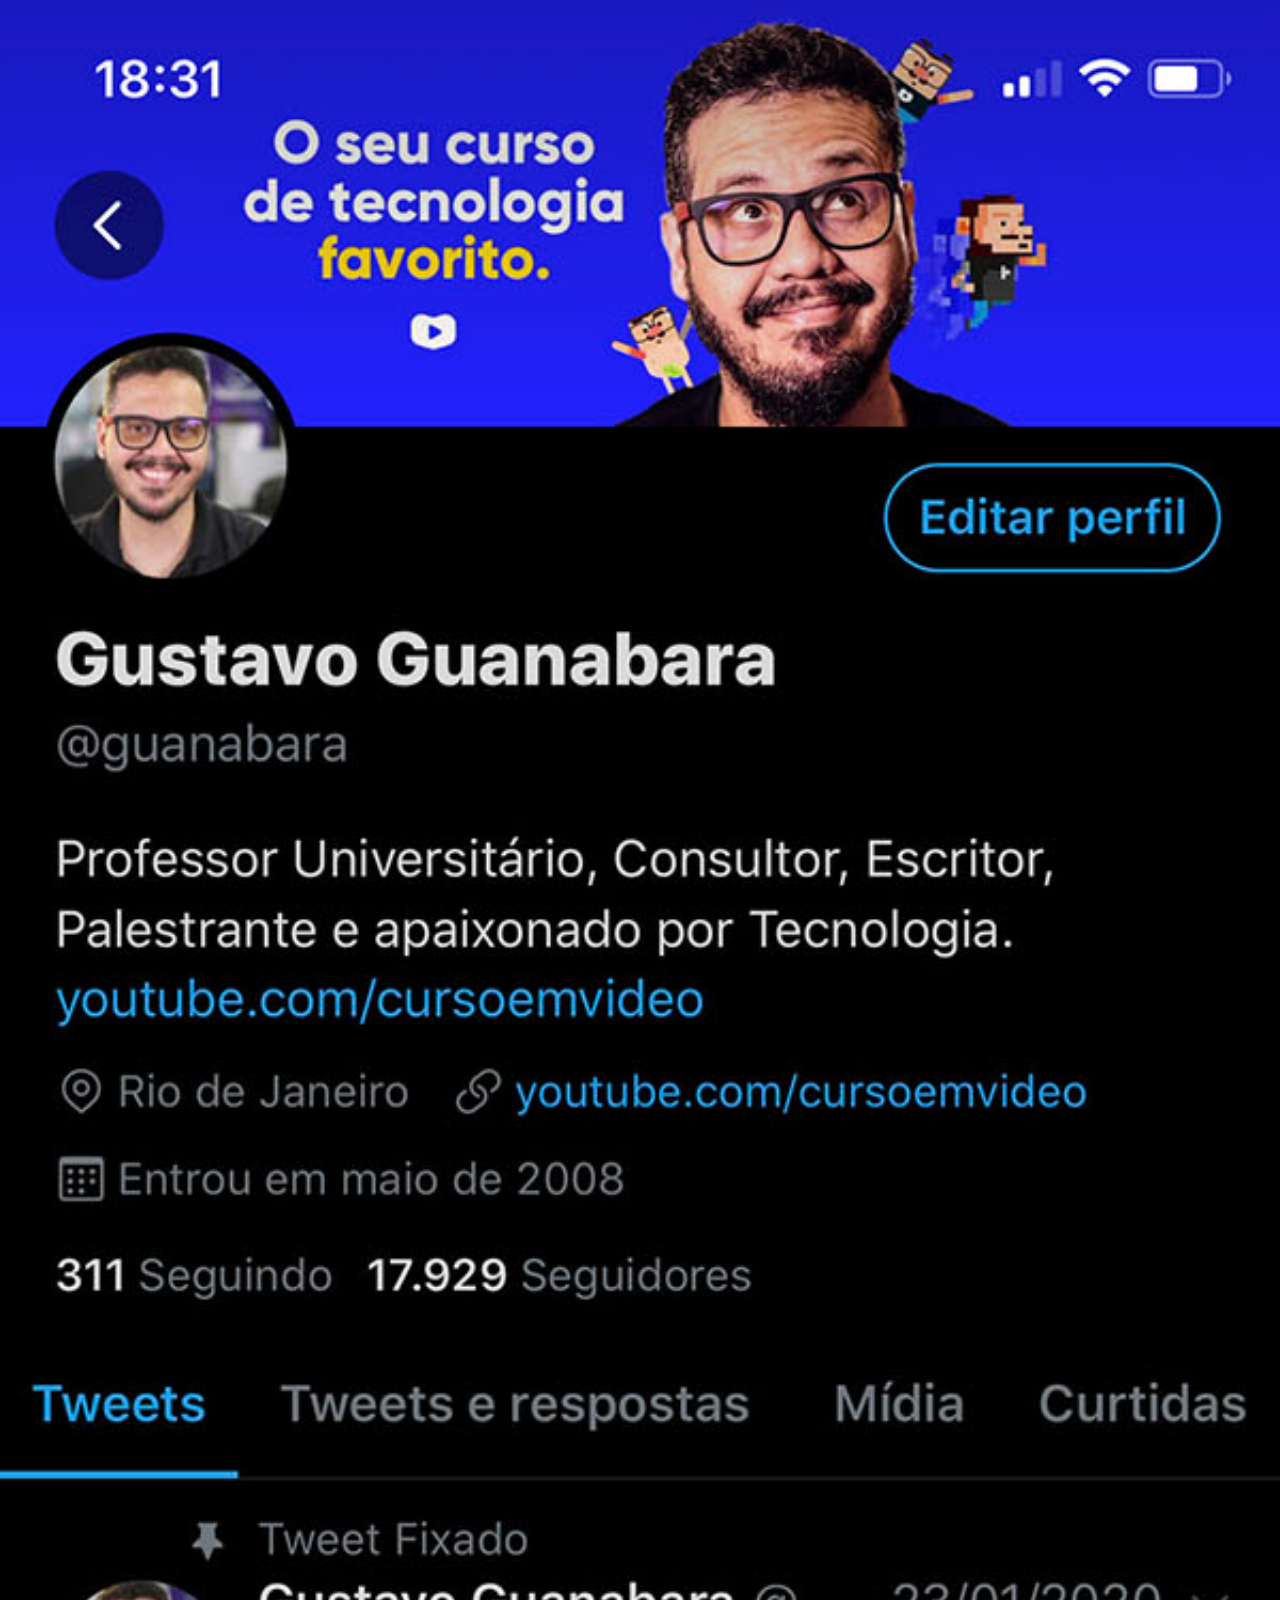
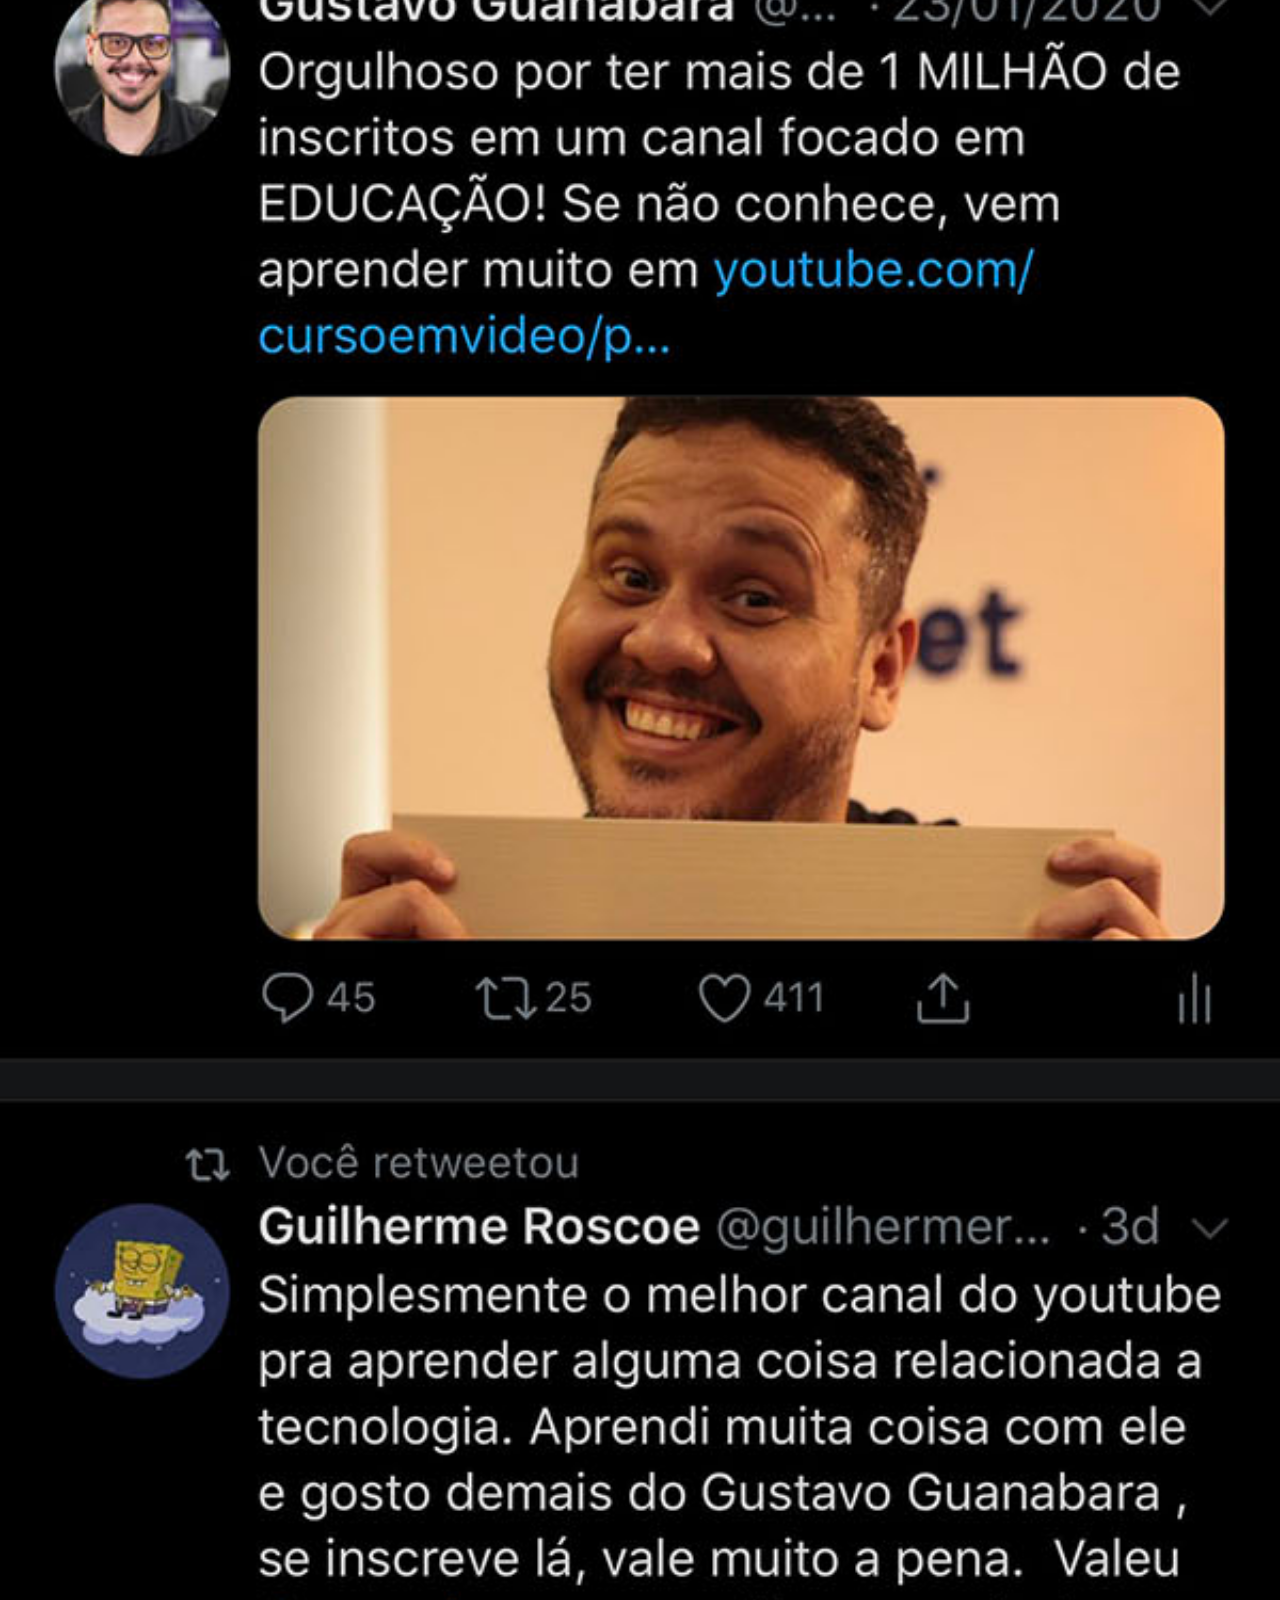
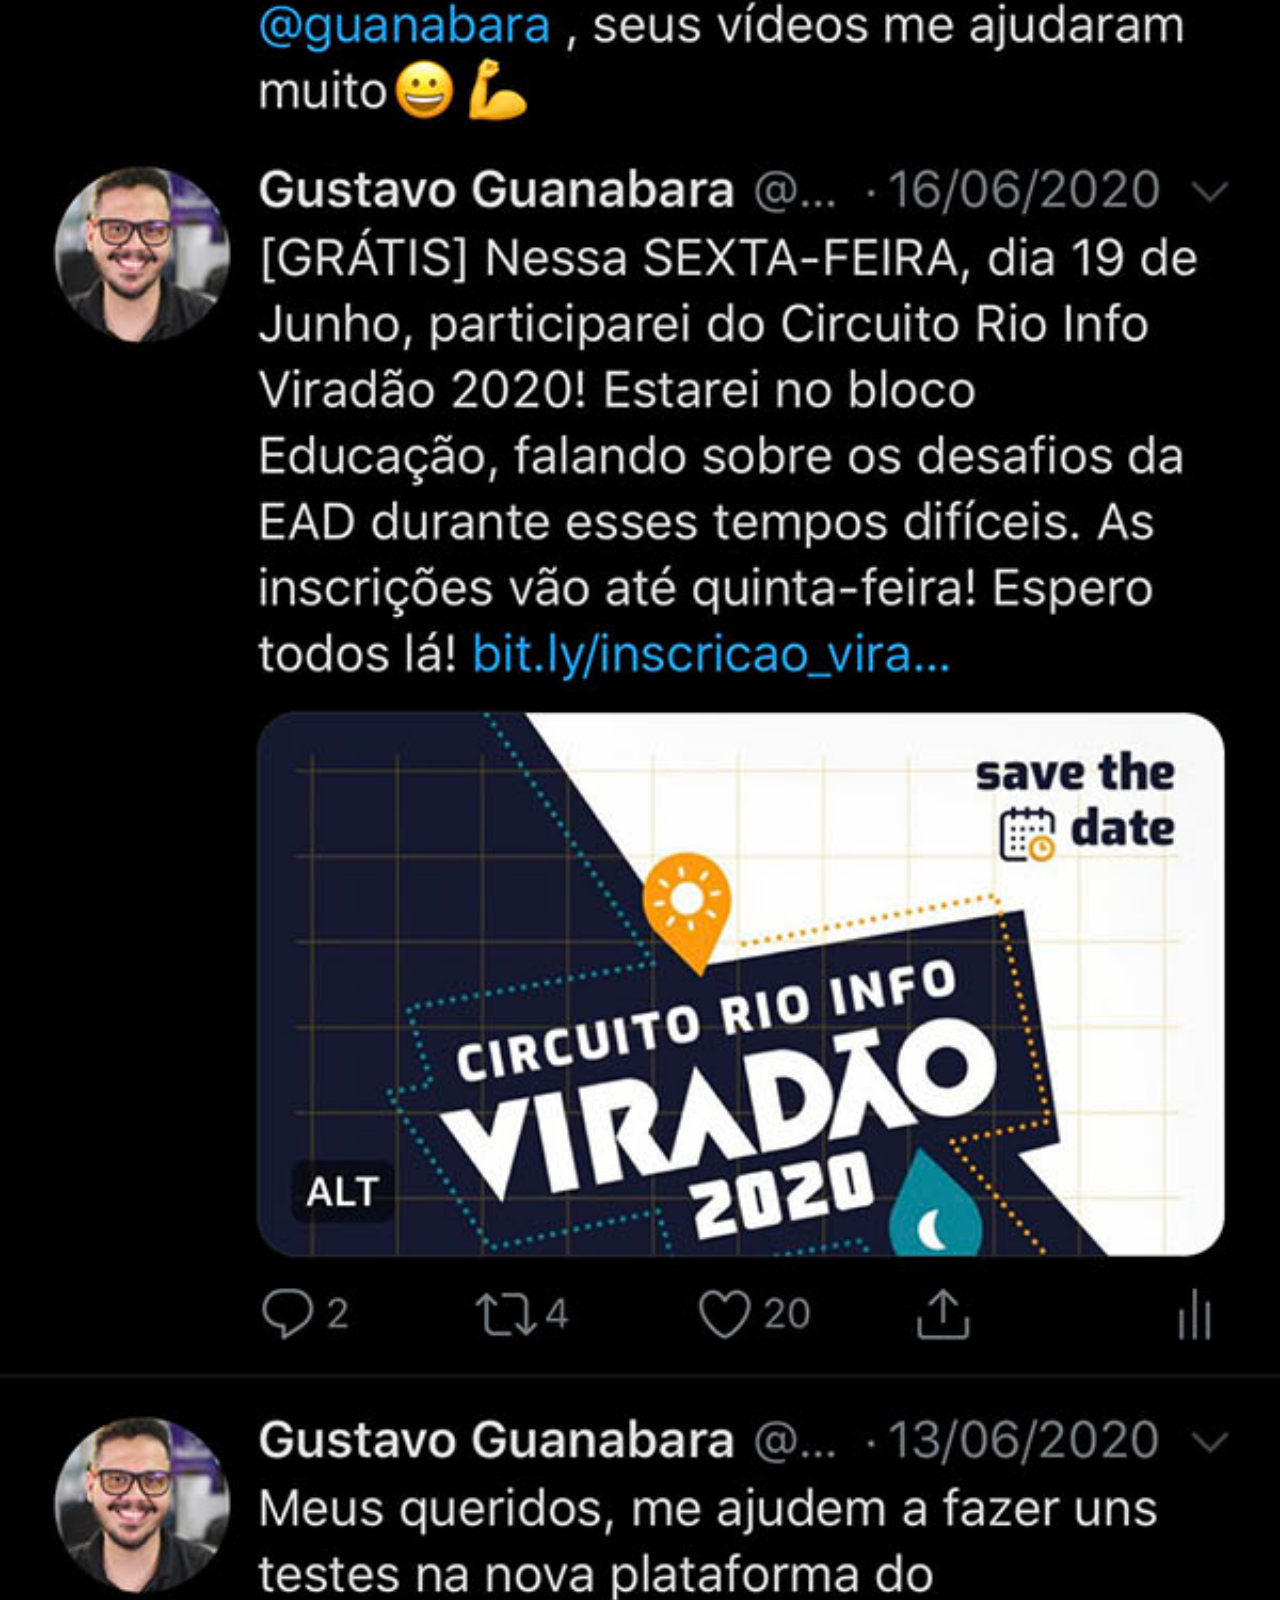
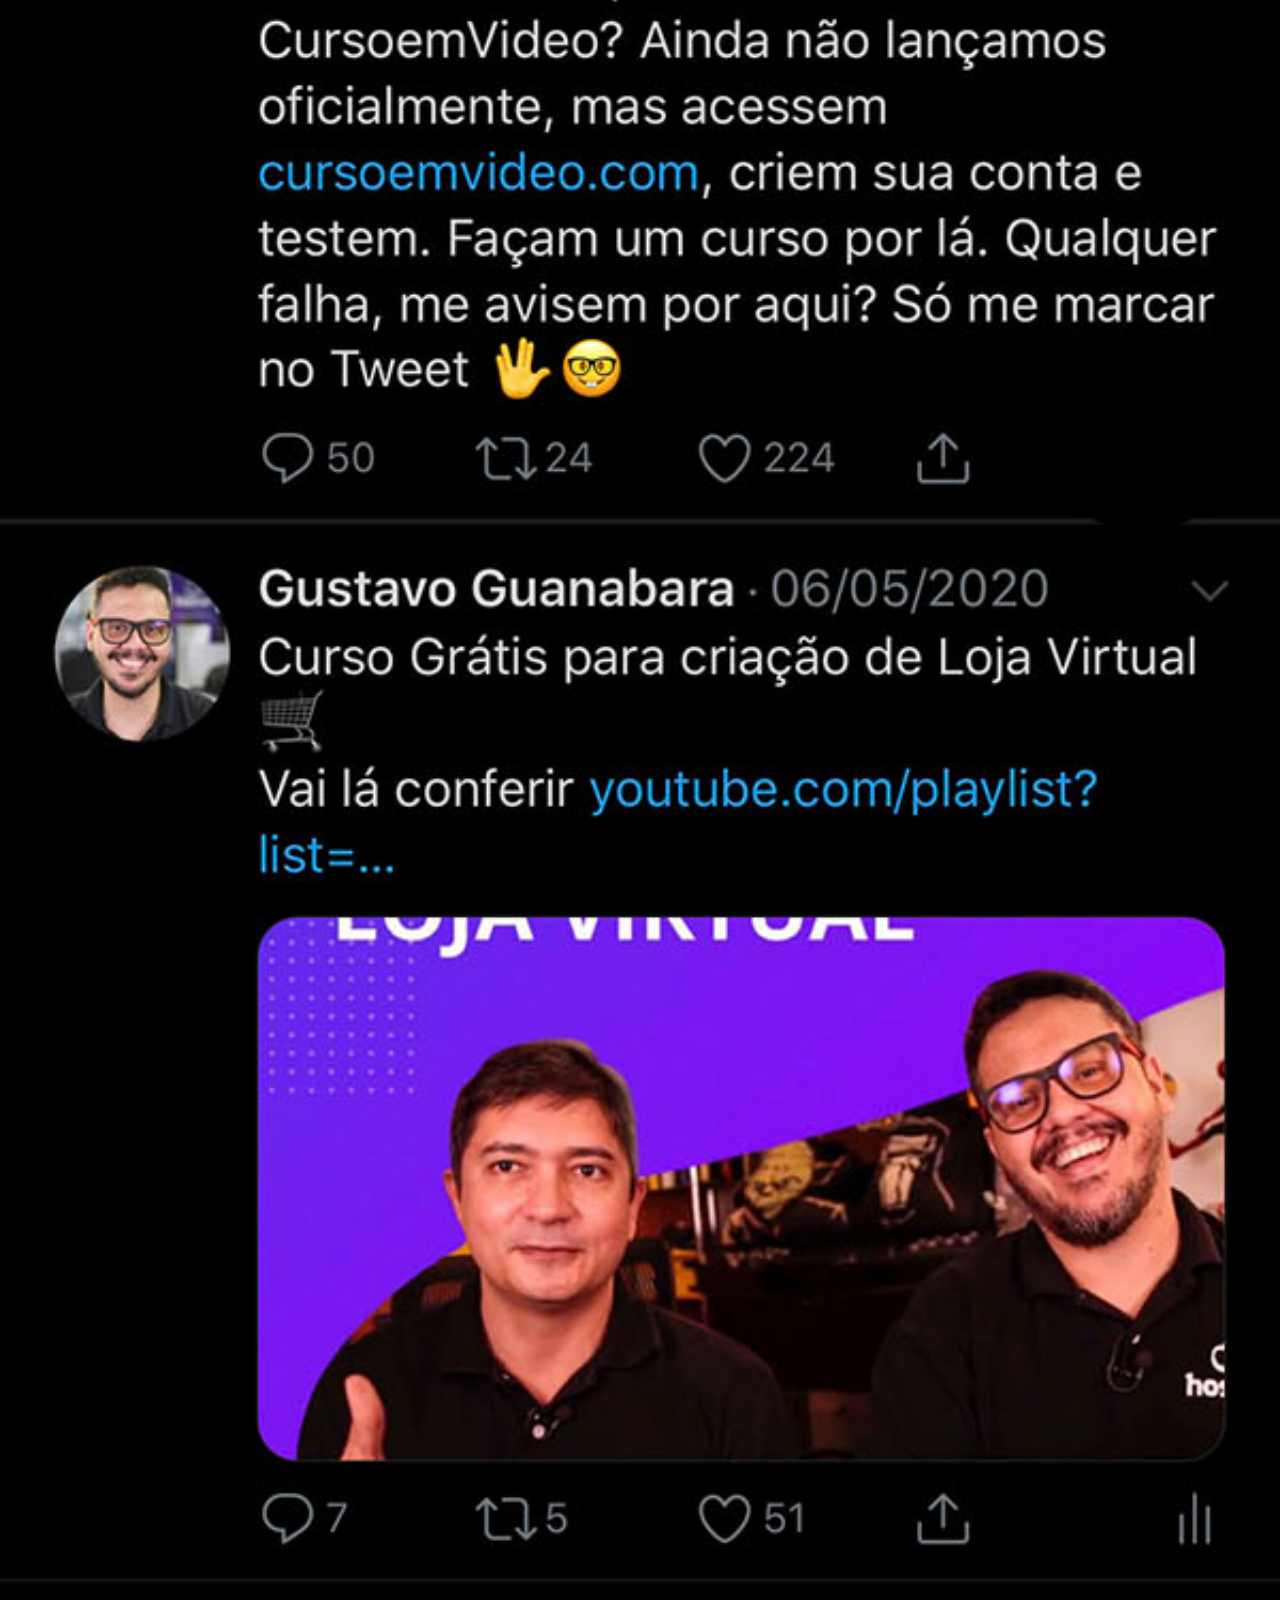
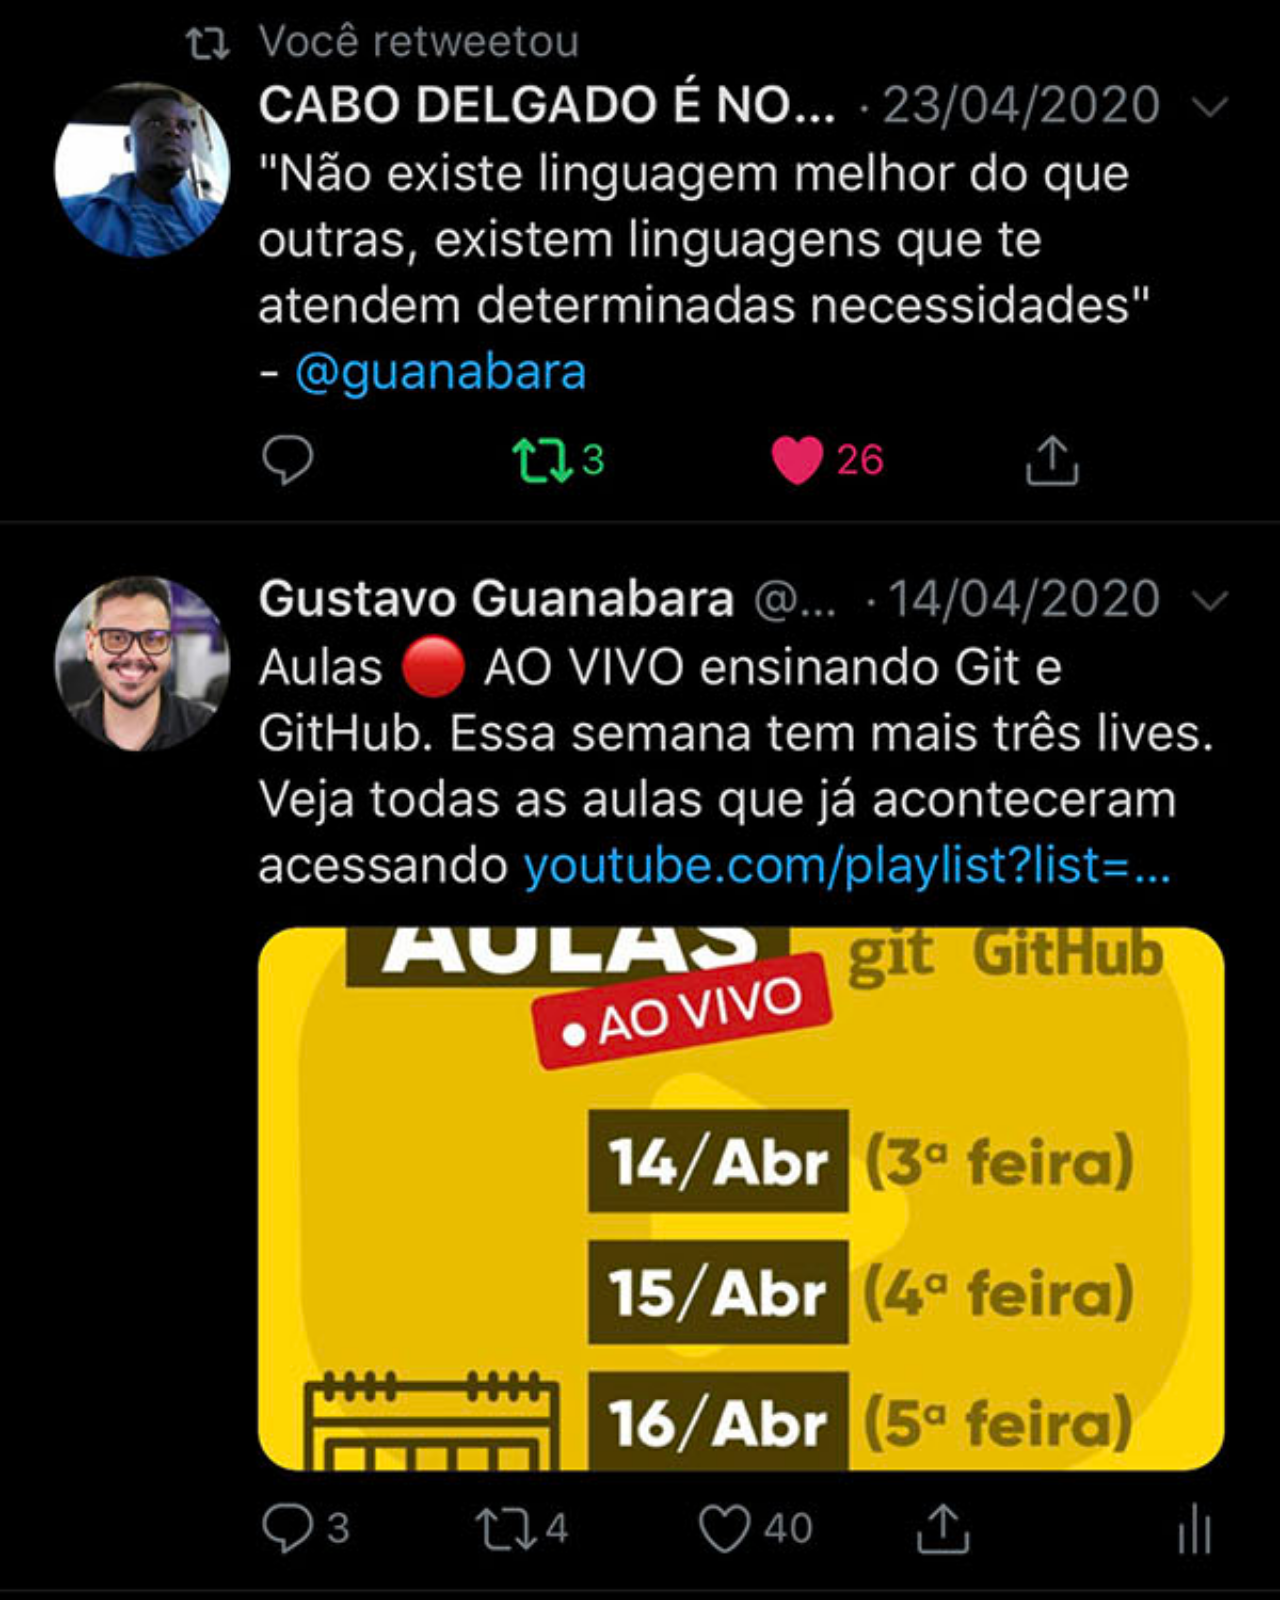
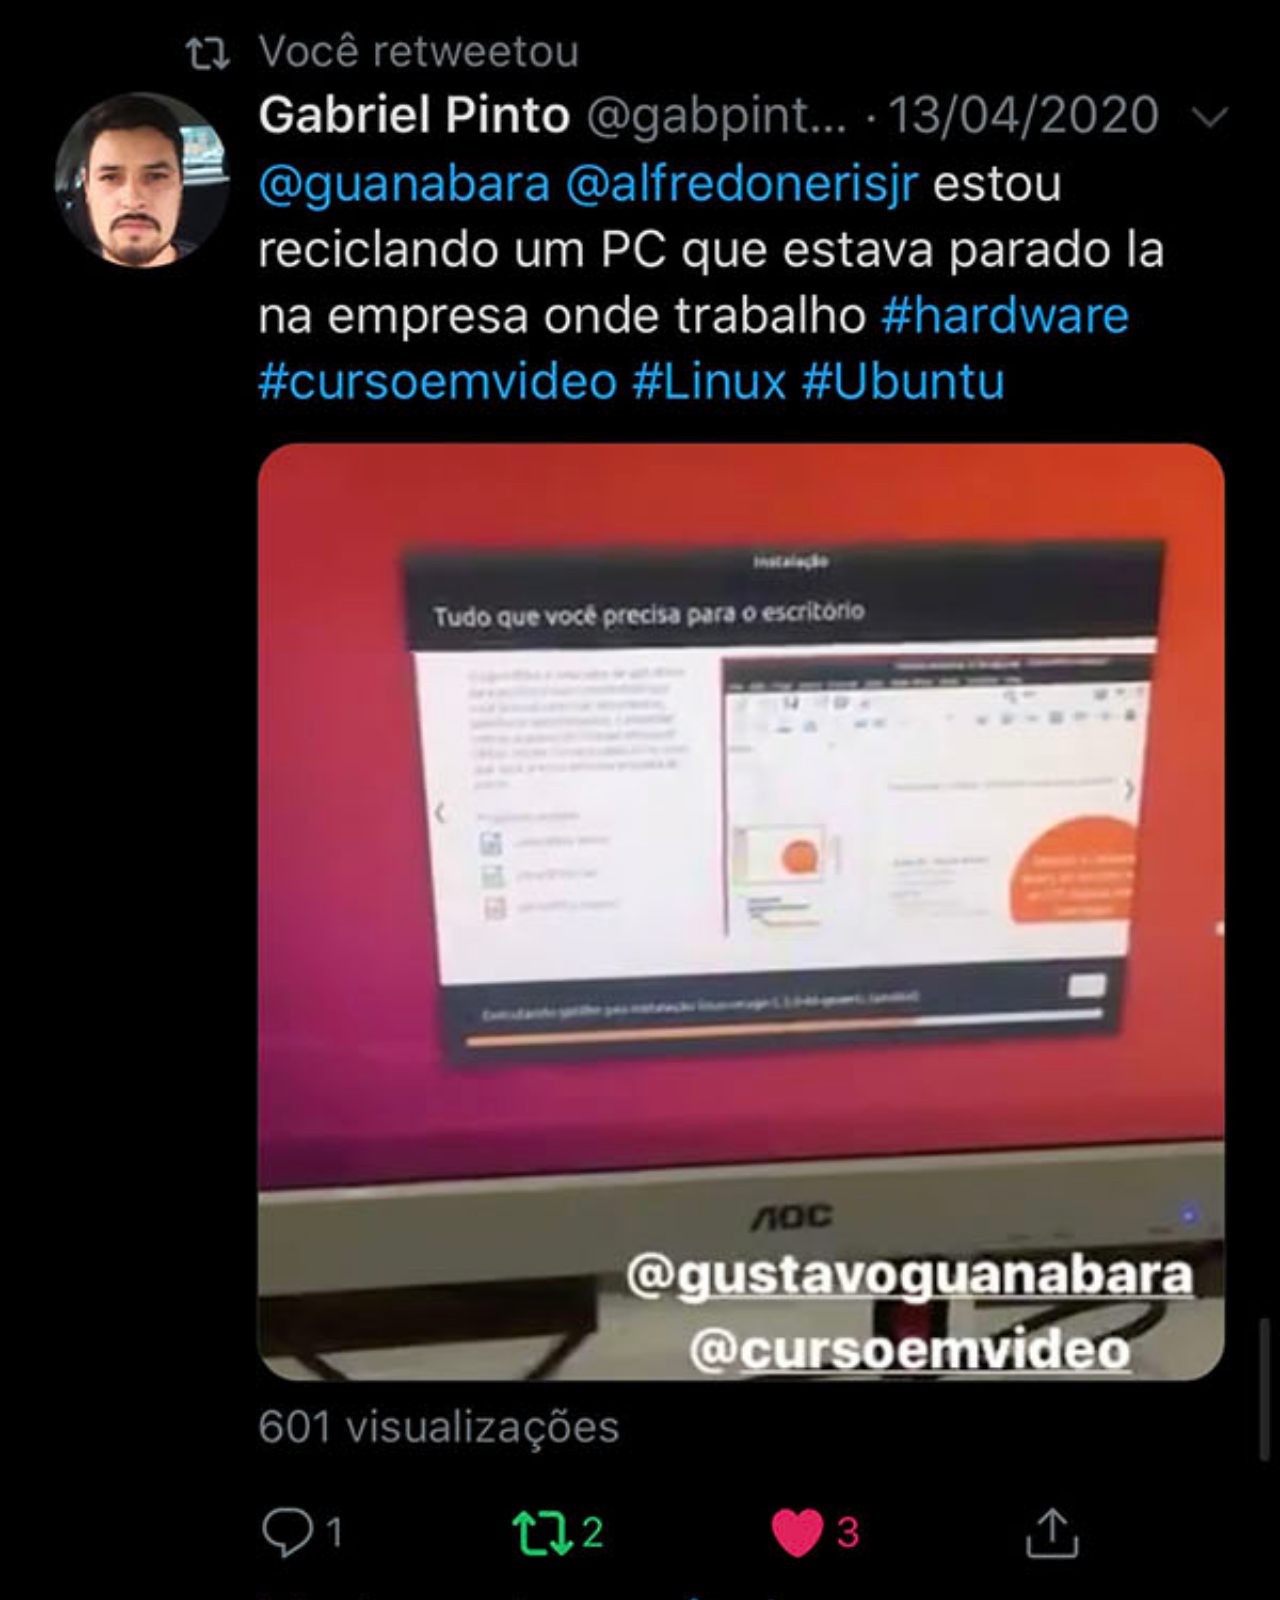
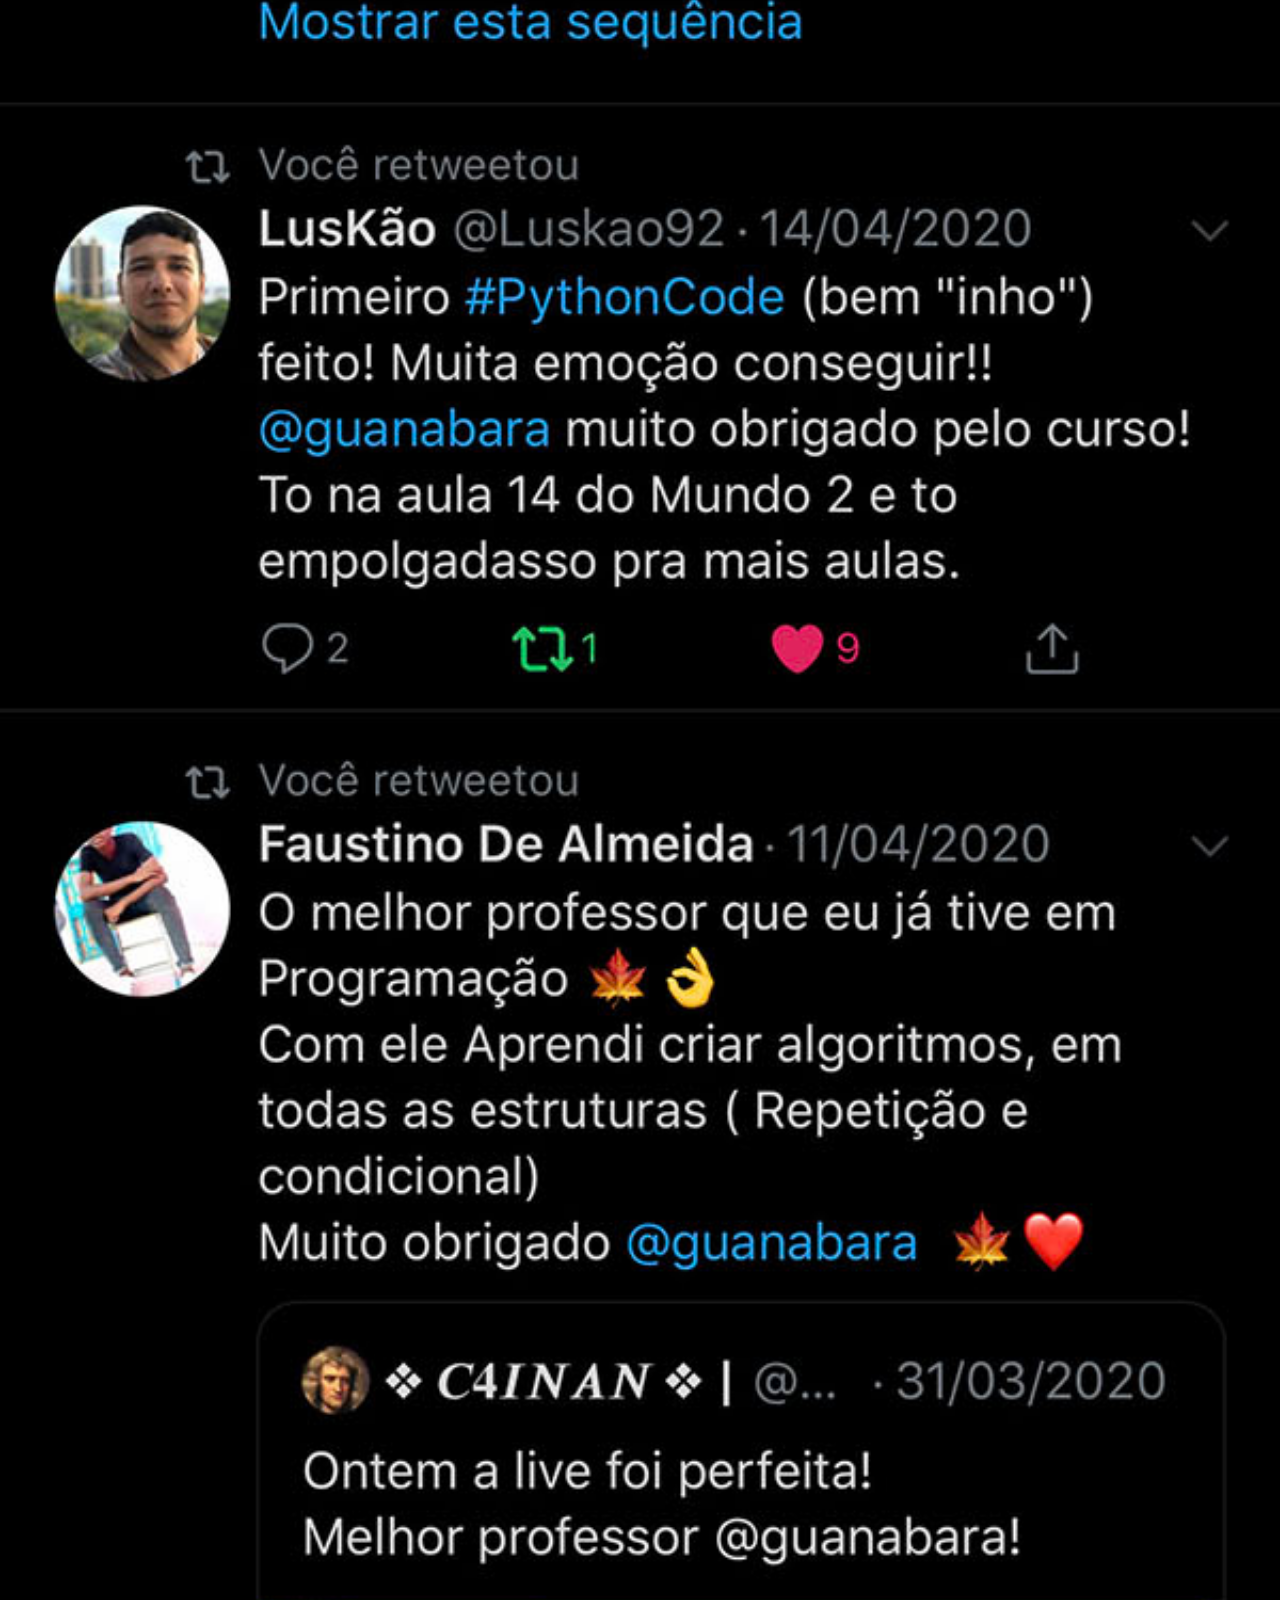
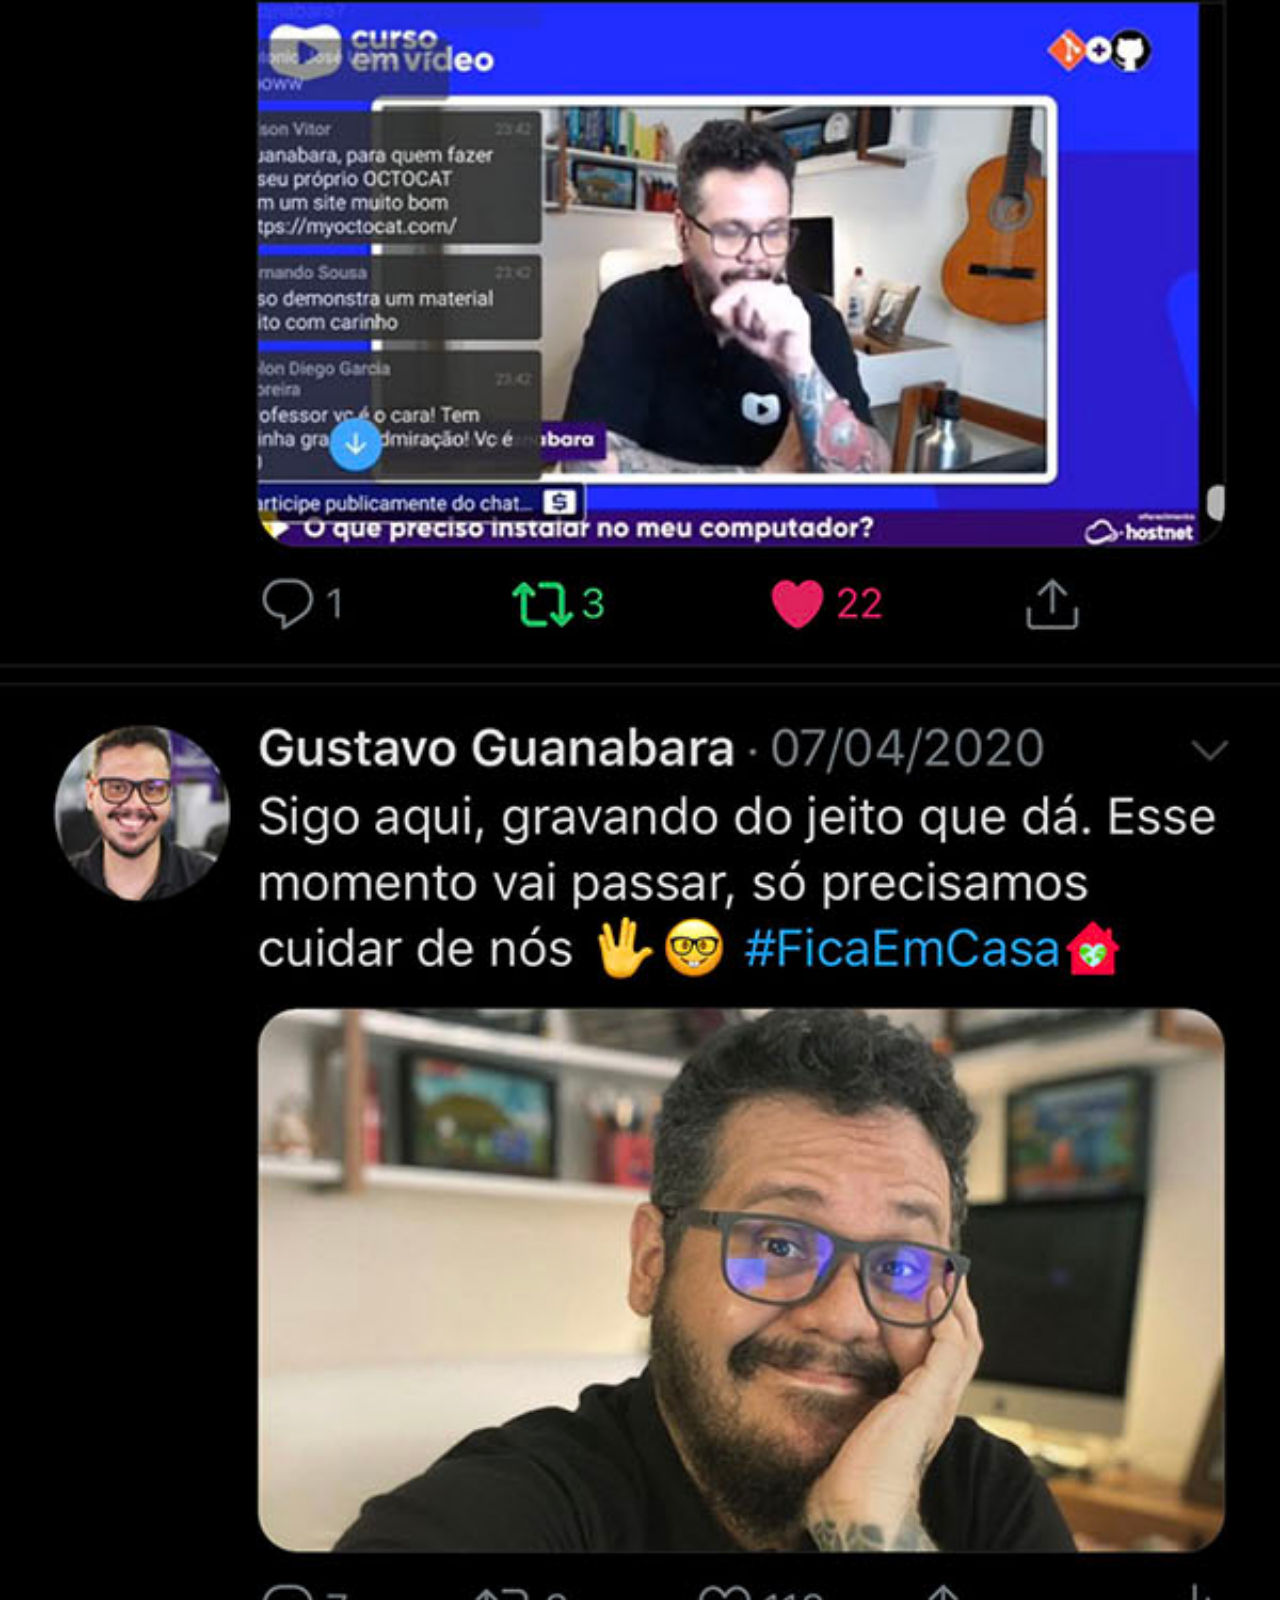
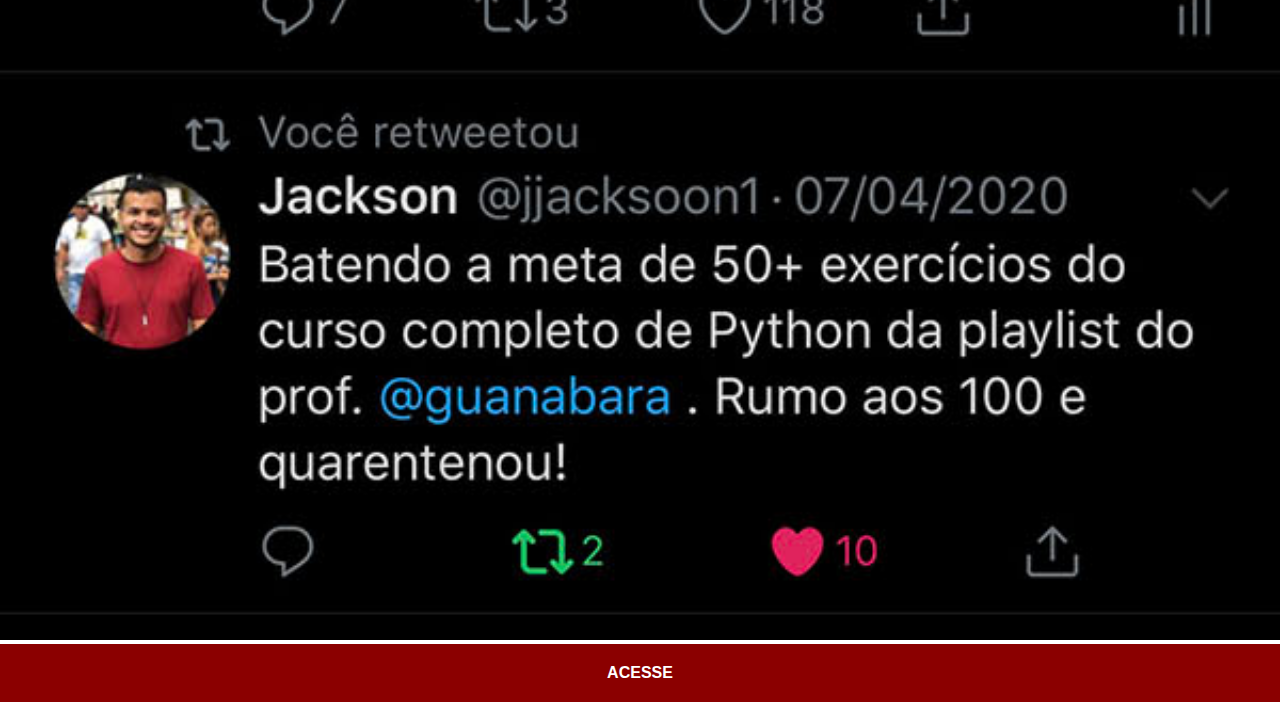
<file: twitter.html>
<!DOCTYPE html>
<html lang="pt-br">
<head>
    <meta charset="UTF-8">
    <meta http-equiv="X-UA-Compatible" content="IE=edge">
    <meta name="viewport" content="width=device-width, initial-scale=1.0">
    <link rel="stylesheet" href="estilos.css/social.css">
    <title>Twitter</title>
    
</head>
<body>
<img src="imagens/tela-twitter.jpg" alt="Twitter">
<a href="https://twitter.com/guanabara" target="_blank">ACESSE</a>
</body>
</html>
</file>
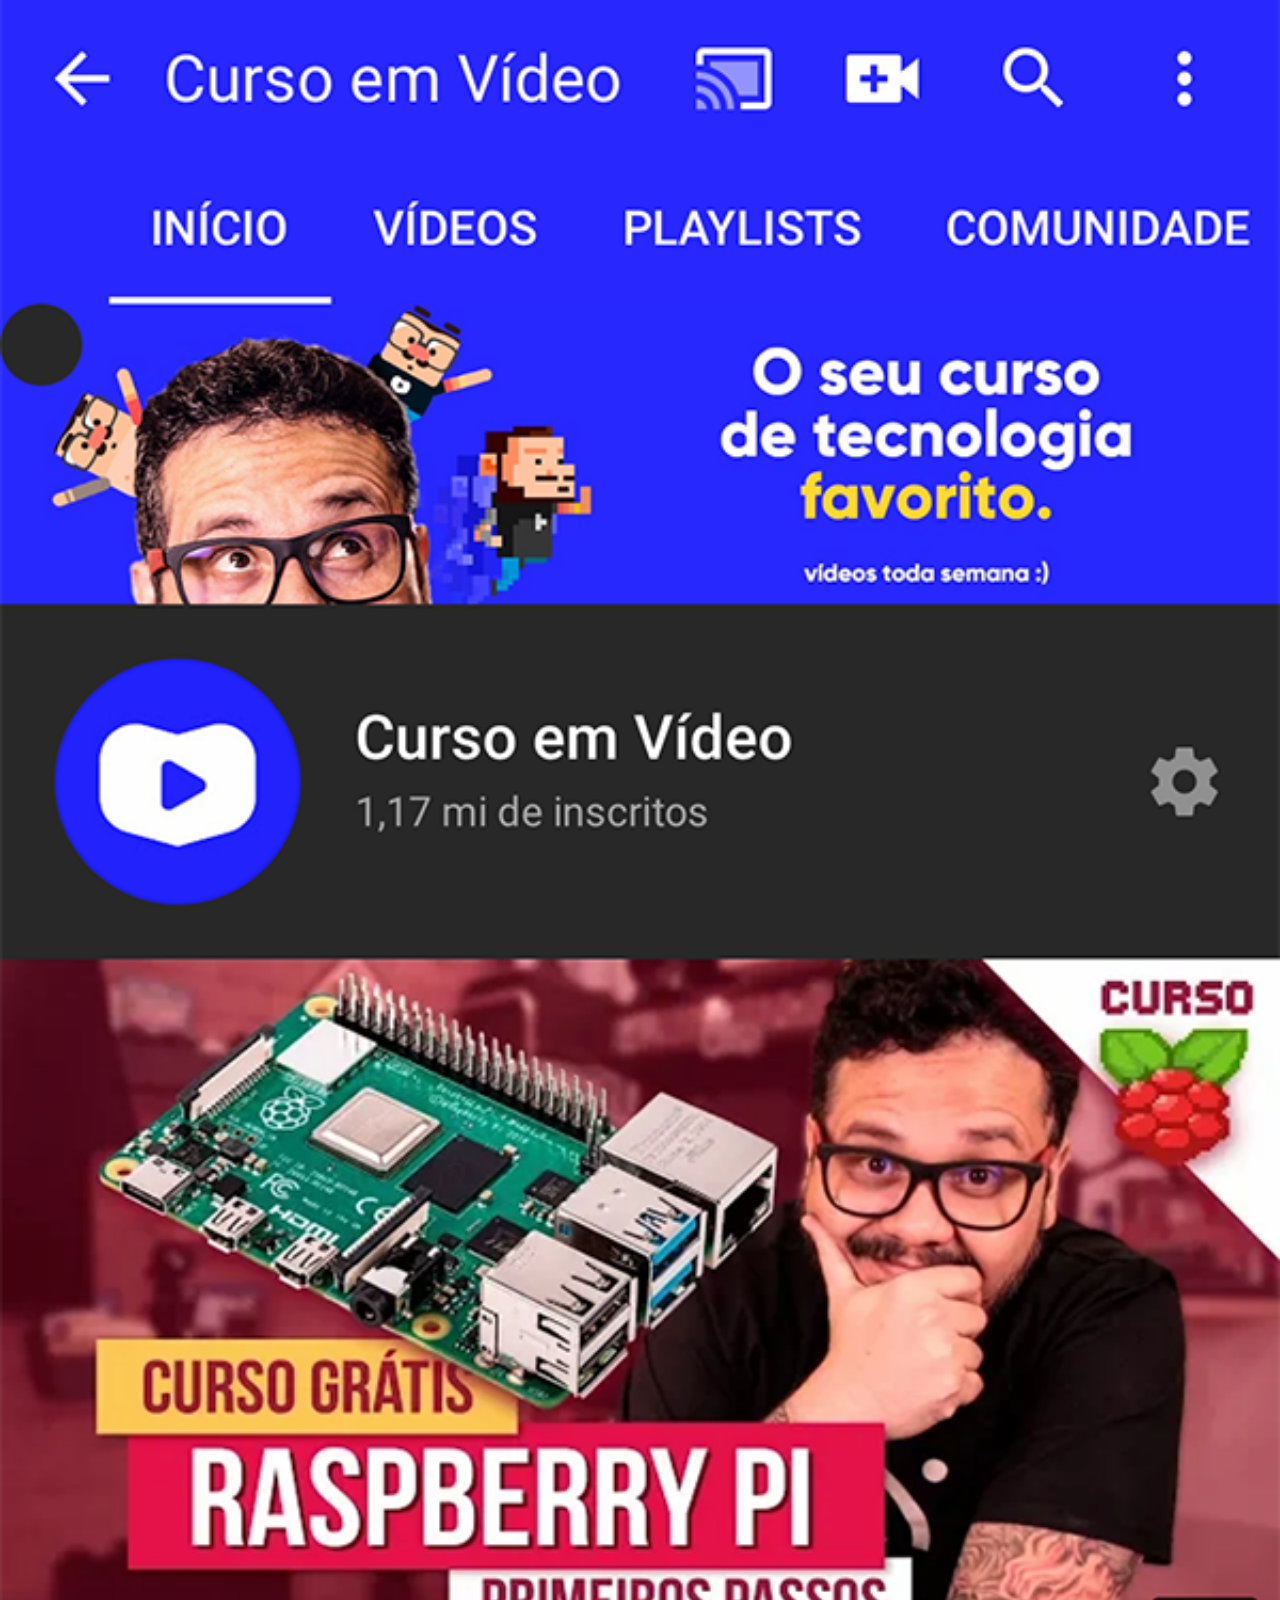
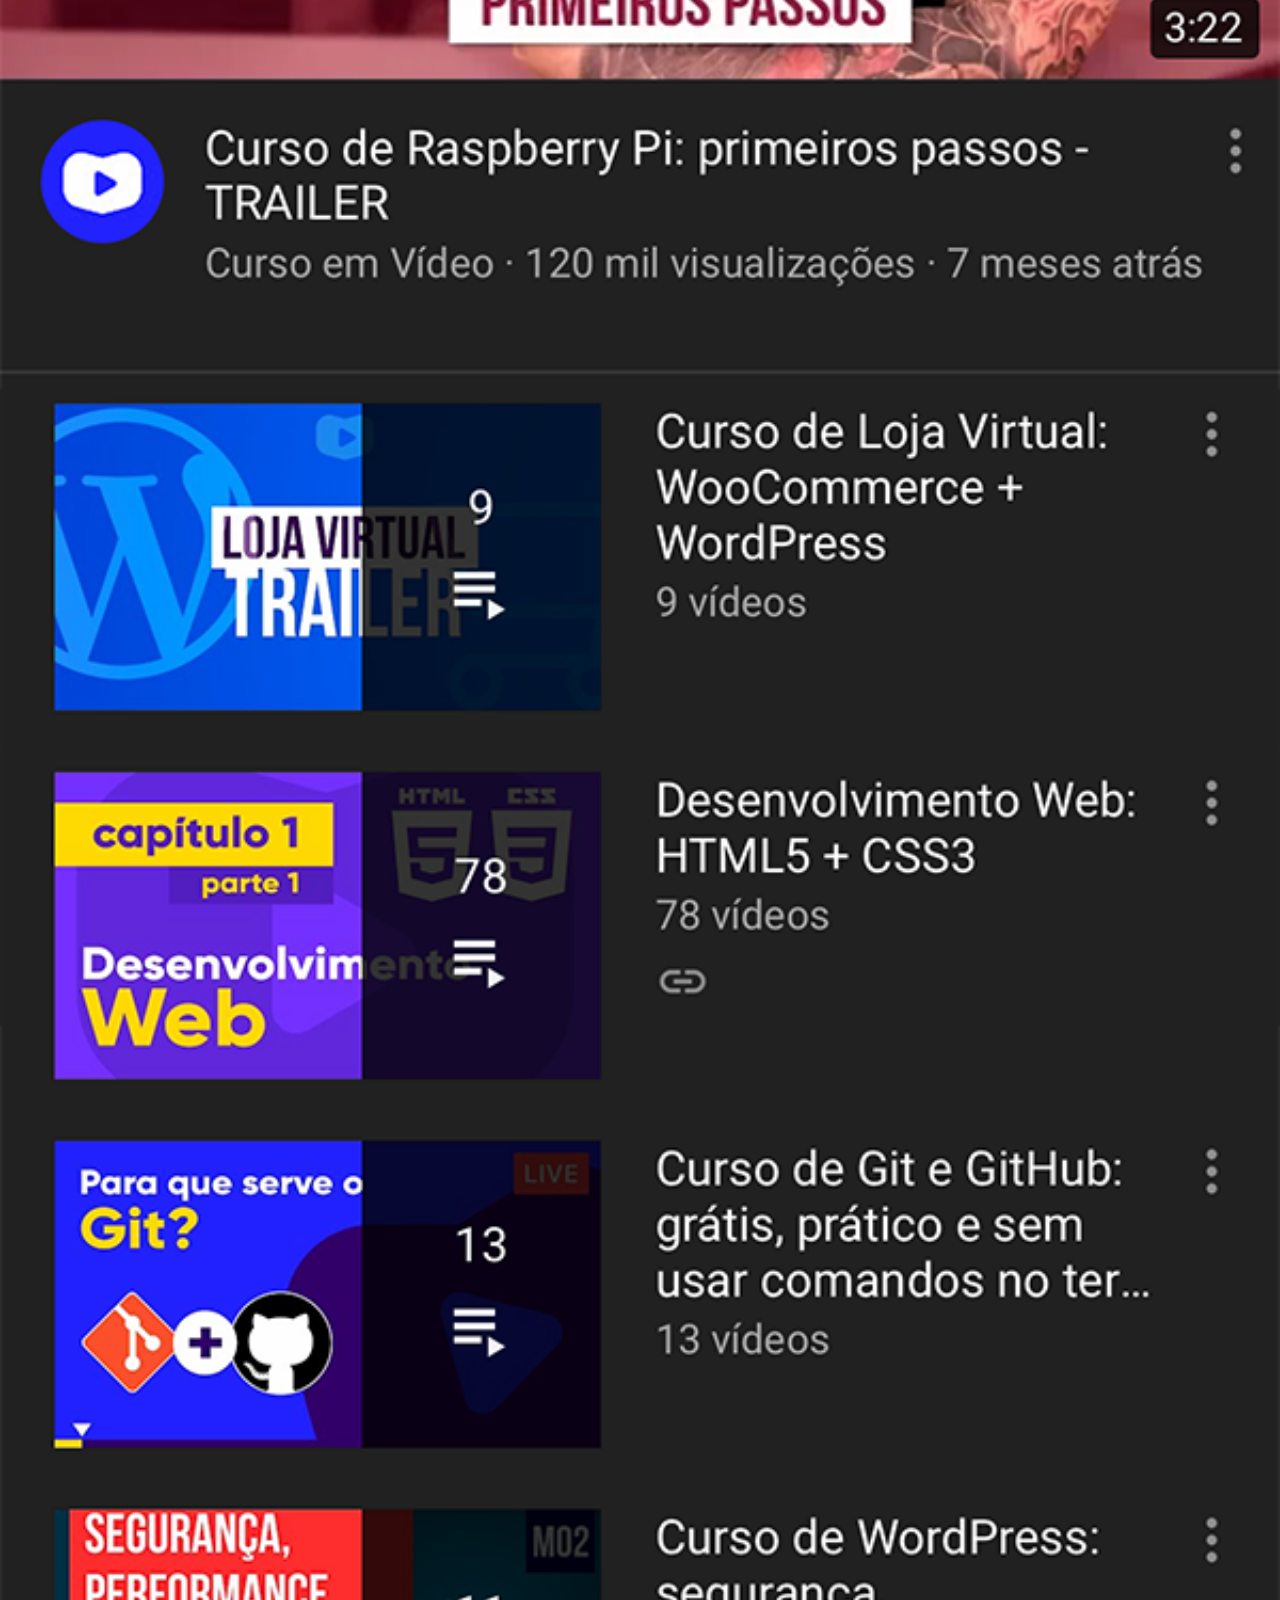
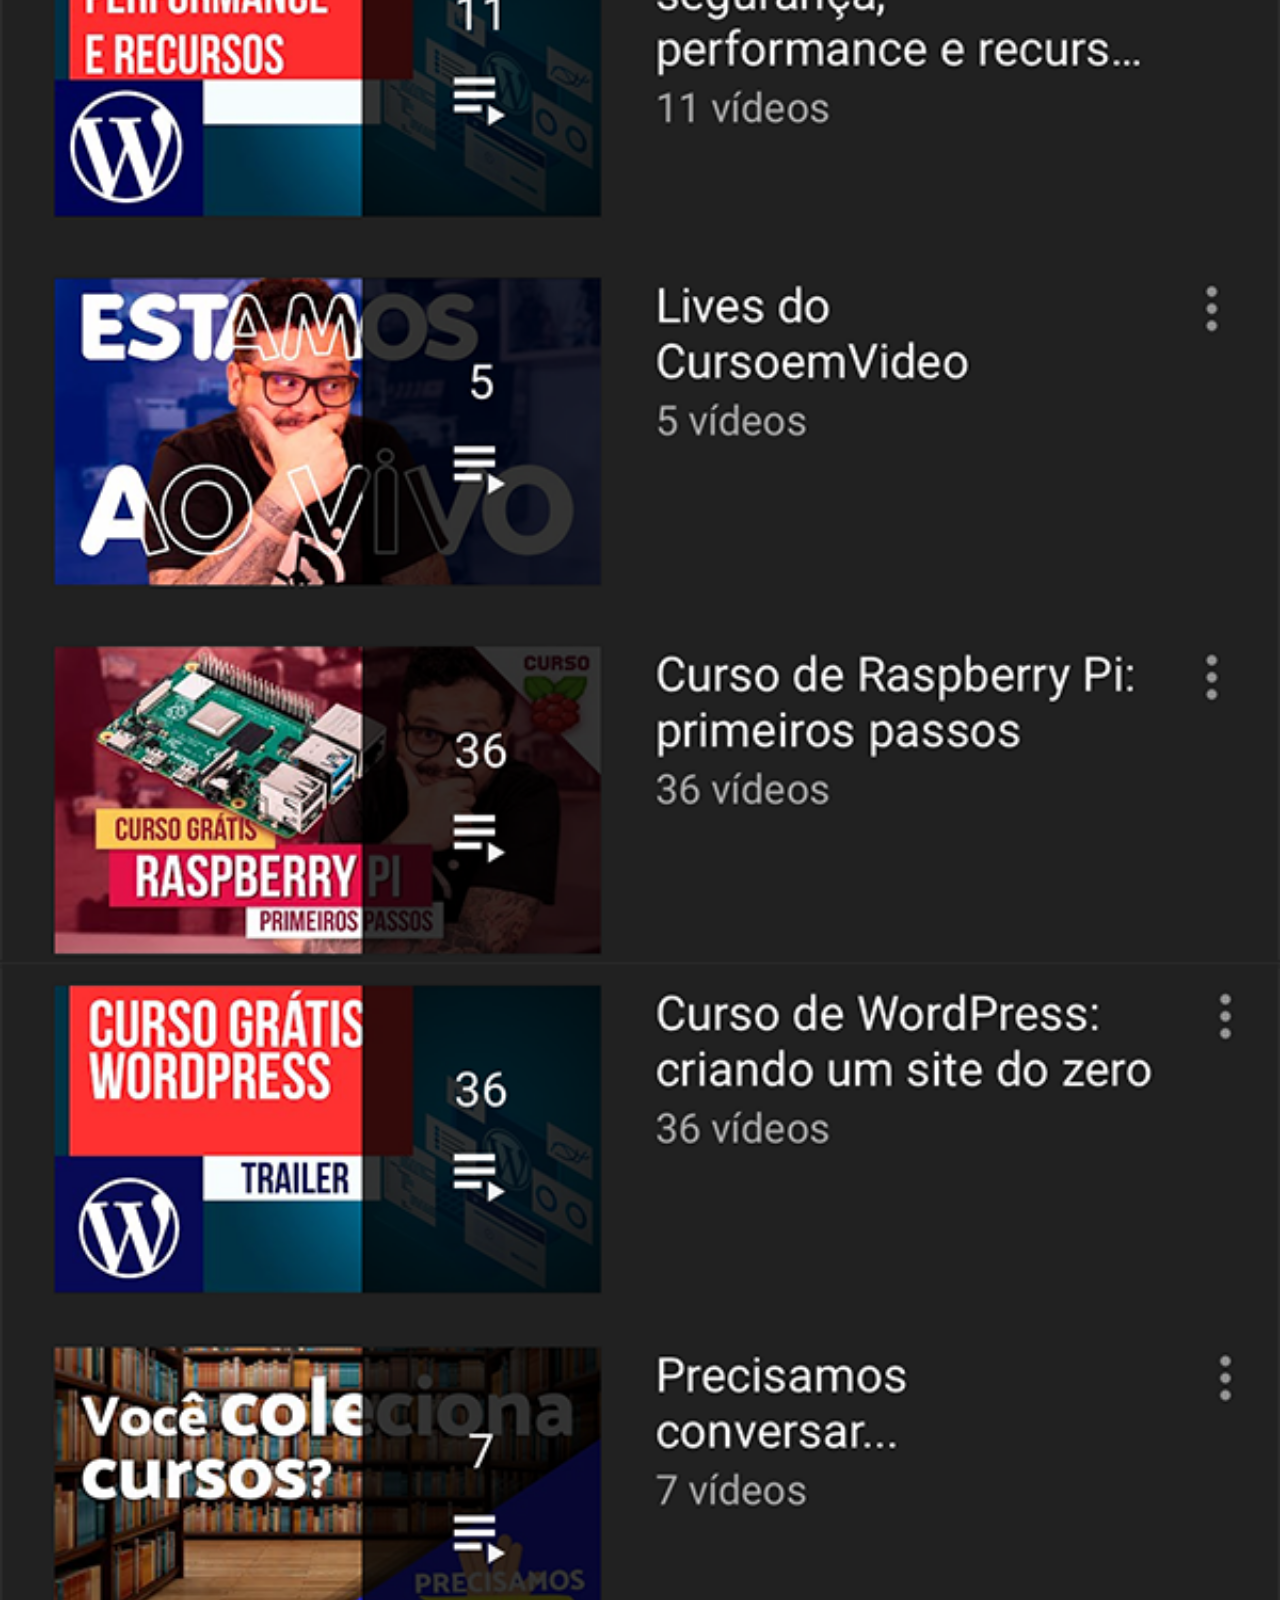
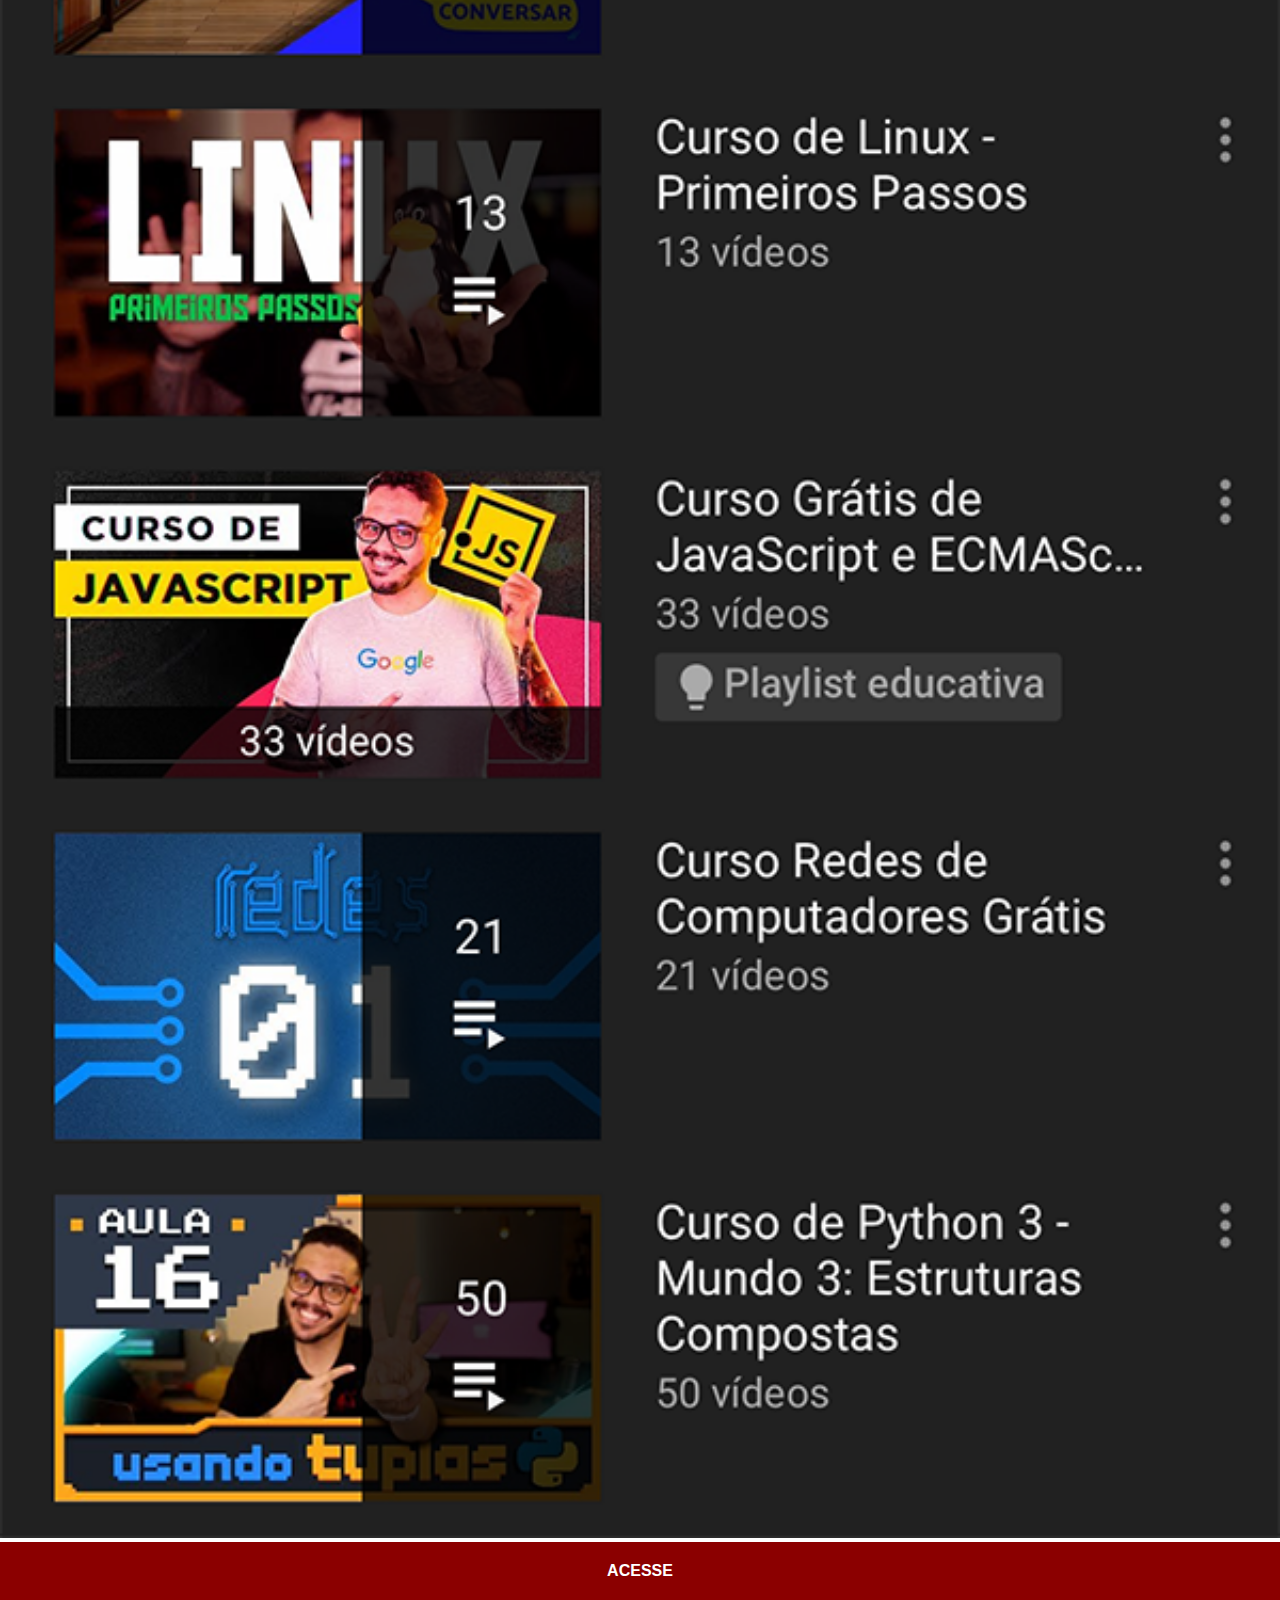
<file: youtube.html>
<!DOCTYPE html>
<html lang="pt-br">
<head>
    <meta charset="UTF-8">
    <meta http-equiv="X-UA-Compatible" content="IE=edge">
    <meta name="viewport" content="width=device-width, initial-scale=1.0">
    <link rel="stylesheet" href="estilos.css/social.css">
    <title>Youtube</title>
 
</head>
<body>
    <img src="imagens/tela-youtube.png" alt="Youtube">
    <a href="https://www.youtube.com/@CursoemVideo/playlists"target="_black">ACESSE</a>
</body>
</html>
</file>
<file: estilos/style.css>
@charset "UTF-8";

*{
    margin: 0px;
    padding: 0px;
    font-family: Arial, Helvetica, sans-serif;
}

html, body {
    height: 100vh;
    width: 100vw;
   background-color: black;
}
body {
    background: url(../imagens/fundo-madeira.jpg)no-repeat top 
    center;
    background-size: cover;
    background-attachment: fixed;

}

main {
    position: relative;
    height: 100vh;
   
}


section#telefone  {
    position: absolute;
    top: 50%;
    left: 50%;
    transform: translate(-50%, -50%);

    height: 627px;
    width: 311px;
    background: url(../imagens/frame-iphone.png)no-repeat;
}

iframe#tela {
 position: relative;
 top: 80px;
 left: 22px;
 width: 267px;
 height: 471px;
}

section#redes-sociais {
    text-align: right;
}

section#redes-sociais img {
width: 50px;
margin: 10px;
border-radius: 50%;
box-shadow: 2px 2px 5px rgba(0, 0, 0, 0.407);
box-sizing: border-box;
}

section#redes-sociais img:hover {
    border: 2px solid rgba(255, 255, 255, 0.631);
    transform: translate(-3px, -3px);
    box-shadow: 5px 5px 10px rgba(0, 0, 0, 0.629);
    transition:transform .3;
}
</file>
<file: estilos.css/social.css>
*{
    margin: 0;
    padding: 0;
    font-family: Arial, Helvetica, sans-serif;
      }
 
      ::-webkit-scrollbar{
         width: 0px;
         height: 0px;
      }
 
      img {
         width: 100vw;
      }
 
     a {
         display: block;
         background-color: darkred;
         color: white;
         padding: 20px;
         text-align: center;
         font-weight: bolder;
         text-decoration: none;
      }
      a:hover {
         background-color: red;
      }
</file>
